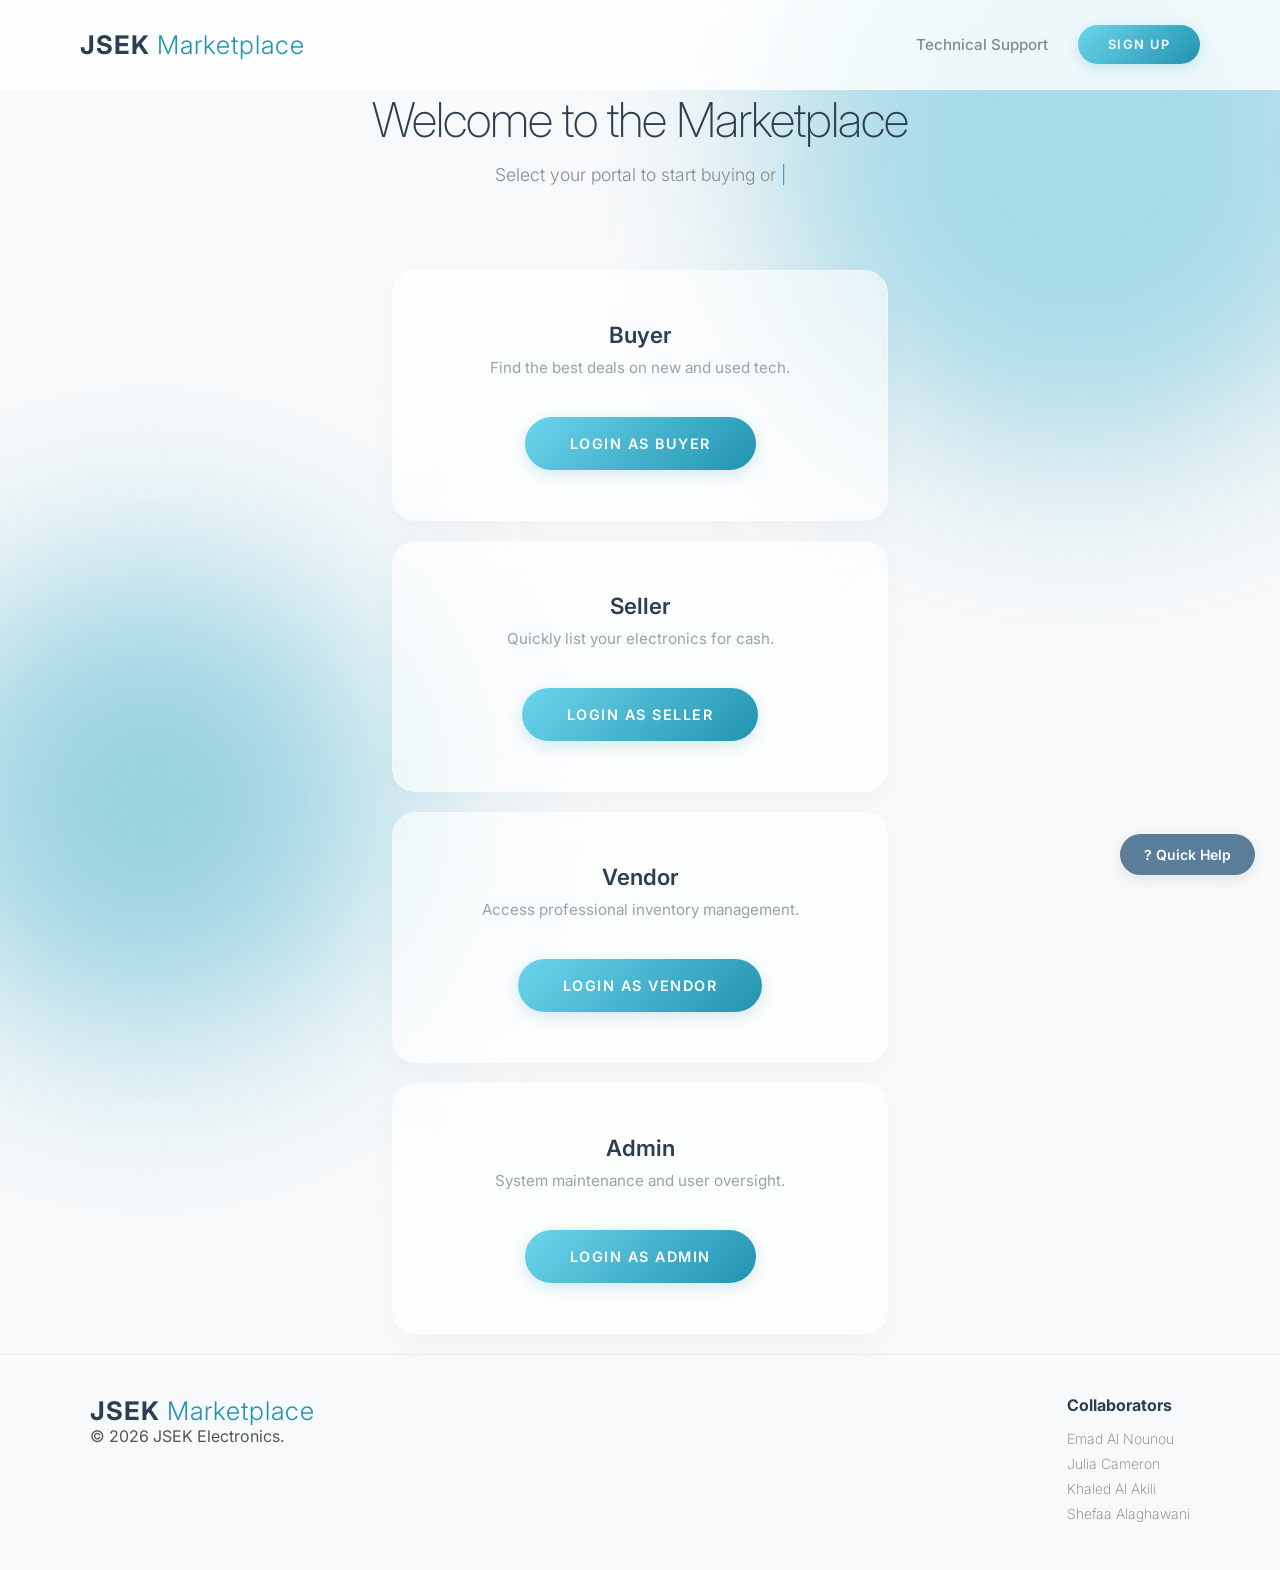
<file: index.html>
<!DOCTYPE html>
<html lang="en">

<head>
    <meta charset="UTF-8">
    <meta name="viewport" content="width=device-width, initial-scale=1.0">
    <title>JSEK Marketplace | Home</title>
    <link rel="stylesheet" href="style.css">
    <link href="https://fonts.googleapis.com/css2?family=Inter:wght@200;400;600&display=swap" rel="stylesheet">
</head>

<body>
    <div class="blob blob-1"></div>
    <div class="blob blob-2"></div>

    <header class="navbar">
        <div class="logo">
            JSEK <span class="logo-accent">Marketplace</span>
        </div>
        <div class="nav-links">
            <a href="support.html" class="text-link">Technical Support</a>
            <a href="signup.html" class="btn-signup"
                style="text-decoration: none; display: inline-block; text-align: center;">Sign Up</a>
        </div>
    </header>

    <main class="container">
        <section class="hero">
            <h1>Welcome to the Marketplace</h1>
            <p id="typing-text"></p>
        </section>

        <div class="portal-grid">
            <div class="role-card">
                <h3>Buyer</h3>
                <p>Find the best deals on new and used tech.</p>
                <a href="login.html?role=buyer" class="btn-glow" style="text-decoration: none;">Login as Buyer</a>
            </div>

            <div class="role-card">
                <h3>Seller</h3>
                <p>Quickly list your electronics for cash.</p>
                <a href="login.html?role=seller" class="btn-glow" style="text-decoration: none;">Login as Seller</a>
            </div>

            <div class="role-card">
                <h3>Vendor</h3>
                <p>Access professional inventory management.</p>
                <a href="login.html?role=vendor" class="btn-glow" style="text-decoration: none;">Login as Vendor</a>
            </div>

            <div class="role-card">
                <h3>Admin</h3>
                <p>System maintenance and user oversight.</p>
                <a href="login.html?role=admin" class="btn-glow" style="text-decoration: none;">Login as Admin</a>
            </div>
        </div>
    </main>
    <script>
        const message = "Select your portal to start buying or selling electronics";
        let index = 0;
        const typingElement = document.getElementById("typing-text");

        function typeWriter() {
            if (index < message.length) {
                typingElement.textContent += message.charAt(index);
                index++;
                setTimeout(typeWriter, 40); // 40ms is a smooth "high-tech" speed
            }
        }

        document.addEventListener('mousemove', (e) => {
            const x = (window.innerWidth / 2 - e.pageX) / 10;
            const y = (window.innerHeight / 2 - e.pageY) / 10;
            document.documentElement.style.setProperty('--mouse-x', x + 'px');
            document.documentElement.style.setProperty('--mouse-y', y + 'px');
        });

        window.addEventListener('load', typeWriter);
    </script>
    <a href="support.html" class="quick-help-trigger">? Quick Help</a>
    <footer class="main-footer">
        <div class="footer-content">
            <div class="footer-section">
                <div class="logo">JSEK <span class="logo-accent">Marketplace</span></div>
                <p>&copy; 2026 JSEK Electronics.</p>
            </div>

            <div class="footer-section">
                <h4>Collaborators</h4>
                <ul class="collaborators">
                    <li>Emad Al Nounou</li>
                    <li>Julia Cameron</li>
                    <li>Khaled Al Akili</li>
                    <li>Shefaa Alaghawani</li>
                </ul>
            </div>
        </div>
    </footer>
</body>

</html>
</file>
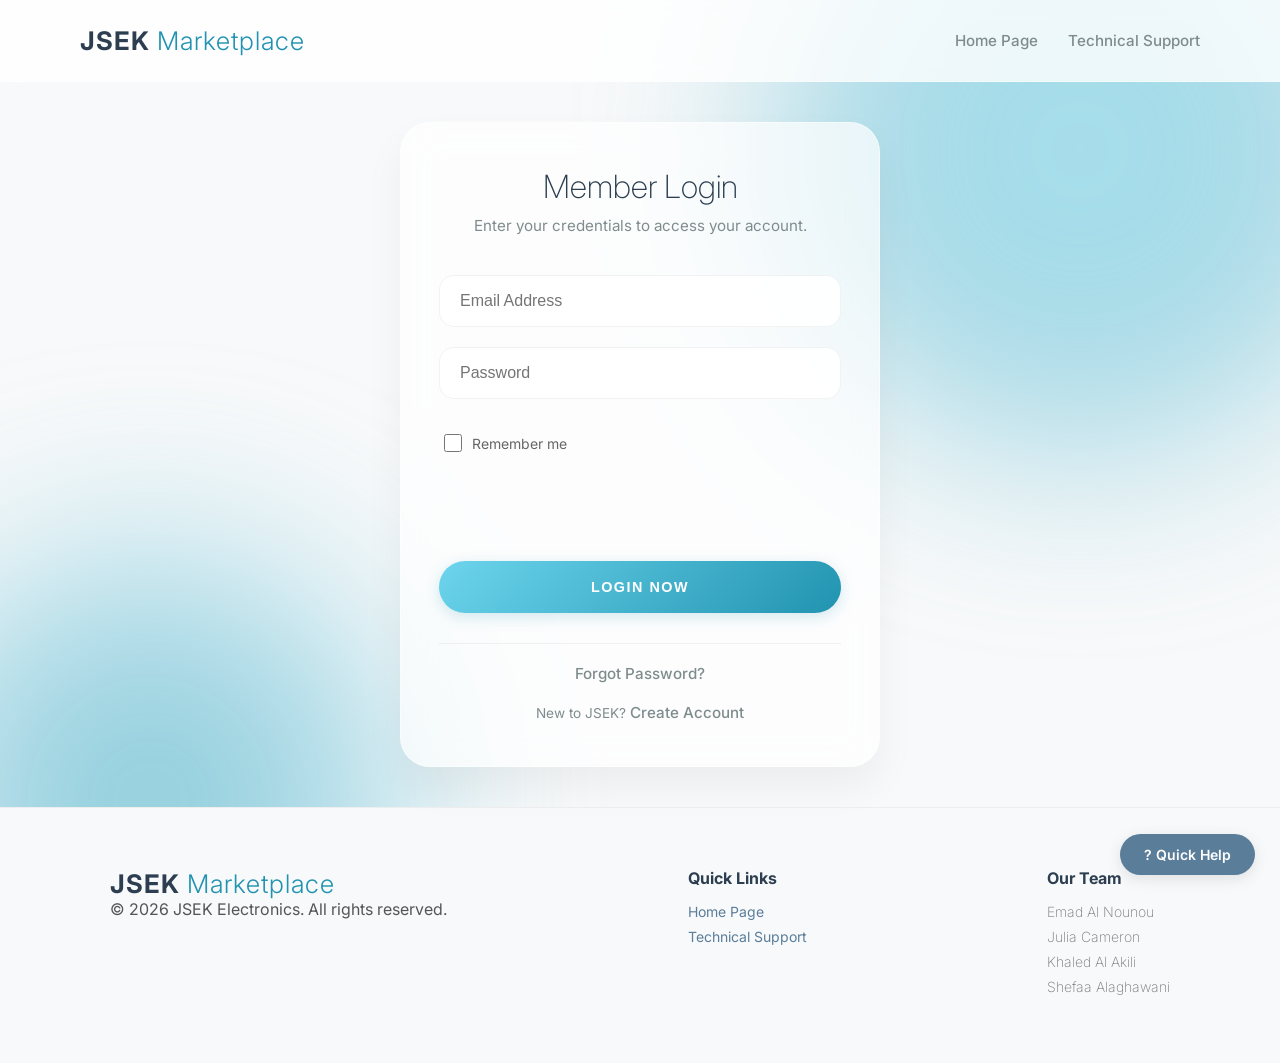
<file: admin_dashboard.html>
<!DOCTYPE html>
<html lang="en">

<head>
    <meta charset="UTF-8">
    <meta name="viewport" content="width=device-width, initial-scale=1.0">
    <title>Admin Dashboard | JSEK Marketplace</title>
    <link rel="stylesheet" href="style.css">
    <link href="https://fonts.googleapis.com/css2?family=Inter:wght@200;400;600&display=swap" rel="stylesheet">
    <style>
        body {
            font-family: 'Inter', sans-serif;
            background-color: #fcfcfc;
            display: flex;
            flex-direction: column;
            min-height: 100vh;
            margin: 0;
            color: #333;
        }

        /* Filter Controls matching Inventory page */
        .filter-controls {
            display: flex;
            align-items: center;
            justify-content: center;
            margin-bottom: 30px;
        }

        .filter-group {
            display: flex;
            gap: 8px;
            background: #eee;
            padding: 6px;
            border-radius: 50px;
        }

        .filter-btn {
            border: none;
            padding: 10px 24px;
            border-radius: 40px;
            cursor: pointer;
            font-family: 'Inter', sans-serif;
            font-weight: 400;
            font-size: 14px;
            background: transparent;
            color: #555;
            transition: all 0.3s ease;
        }

        .filter-btn:hover {
            background-color: rgba(255, 255, 255, 0.8);
            color: #000;
        }

        .filter-btn.selected {
            background-color: #000;
            color: white;
            font-weight: 600;
            box-shadow: 0 4px 12px rgba(0, 0, 0, 0.15);
        }

        /* Layout elements */
        .admin-grid {
            display: grid;
            grid-template-columns: repeat(auto-fit, minmax(300px, 1fr));
            gap: 25px;
            margin-bottom: 30px;
        }

        .stat-card,
        .flag-card {
            background: white;
            padding: 25px;
            border-radius: 12px;
            box-shadow: 0 4px 20px rgba(0, 0, 0, 0.05);
            text-align: left;
        }

        .stat-number {
            font-size: 32px;
            font-weight: 600;
            color: #000;
            margin: 10px 0;
        }

        .flag-item {
            display: flex;
            align-items: center;
            gap: 12px;
            padding: 12px;
            background: #fff5f5;
            border-left: 4px solid #fa5252;
            margin-bottom: 10px;
            border-radius: 6px;
            font-size: 14px;
            color: #fa5252;
        }

        .status-pill {
            padding: 5px 12px;
            border-radius: 20px;
            font-size: 11px;
            font-weight: 600;
            text-transform: uppercase;
        }

        .status-online {
            background: #e6fcf5;
            color: #0ca678;
        }

        .btn-inspect {
            padding: 6px 15px;
            border-radius: 6px;
            border: 1px solid #ddd;
            background: white;
            cursor: pointer;
            transition: 0.2s;
        }

        .btn-inspect:hover {
            background: #f8f9fa;
            border-color: #bbb;
        }
    </style>
</head>

<body>
    <div class="blob blob-1"></div>
    <div class="blob blob-2"></div>

    <header class="navbar">
        <div class="logo">JSEK <span class="logo-accent">Marketplace</span></div>
        <div class="nav-links">
            <a href="index.html" class="text-link" style="margin-left: 20px;">Home Page</a>
            <a href="support.html" class="text-link" style="margin-left: 20px;">Technical Support</a>
            <span id="adminGreeting" style="margin-left: 20px; font-weight: 600; font-size: 14px; color: #666;"></span>
            <a href="#" onclick="logout()" class="btn-signup" style="margin-left: 20px; cursor: pointer;">Log Out</a>
        </div>
    </header>

    <main
        style="max-width: 1100px; margin: 0 auto; padding: 40px 20px; text-align: center; flex: 1; width: 100%; box-sizing: border-box;">

        <section class="inventory-header">
            <h1 style="font-size: 36px; margin-bottom: 10px; color: #000;">Admin Dashboard</h1>
            <p style="font-size: 18px; color: #666; margin-bottom: 30px;">System Oversight & User Account Management</p>
        </section>

        <div class="admin-grid">
            <div class="stat-card">
                <h3 style="font-size: 16px; color: #888; margin: 0;">Total Accounts</h3>
                <div class="stat-number" id="userCount">0</div>
                <p style="font-size: 13px; color: #aaa;">Registered across the platform</p>
            </div>

            <div class="flag-card">
                <h3 style="font-size: 16px; color: #888; margin-bottom: 15px;">Security Red Flags</h3>
                <div id="flagList">
                    <div class="flag-item">
                        <span style="font-weight: 600;">CRITICAL:</span> <span>Server Latency in Shopping Cart
                            API</span>
                    </div>
                    <div class="flag-item" style="background: #fff9db; border-color: #f08c00; color: #f08c00;">
                        <span style="font-weight: 600;">NEW:</span> <span>Pending approval for Seller ID
                            verification</span>
                    </div>
                </div>
            </div>
        </div>

        <div class="filter-controls">
            <div class="filter-group">
                <button class="filter-btn selected" id="btn-all" onclick="filterUsers('all')">All Accounts</button>
                <button class="filter-btn" id="btn-admin" onclick="filterUsers('admin')">Admins</button>
                <button class="filter-btn" id="btn-buyer" onclick="filterUsers('buyer')">Buyers</button>
                <button class="filter-btn" id="btn-seller" onclick="filterUsers('seller')">Sellers</button>
                <button class="filter-btn" id="btn-vendor" onclick="filterUsers('vendor')">Vendors</button>
            </div>
        </div>

        <table
            style="margin: 0 auto; width: 100%; border-collapse: collapse; background: white; border-radius: 8px; overflow: hidden; box-shadow: 0 4px 20px rgba(0,0,0,0.05);">
            <thead>
                <tr style="background-color: #f8f9fa; border-bottom: 2px solid #eee;">
                    <th style="padding: 15px; text-align: center;">Full Name</th>
                    <th style="padding: 15px; text-align: center;">Email</th>
                    <th style="padding: 15px; text-align: center;">Role</th>
                    <th style="padding: 15px; text-align: center;">Status</th>
                    <th style="padding: 15px; text-align: center;">Actions</th>
                </tr>
            </thead>
            <tbody id="userTableBody" style="color: #444;">
            </tbody>
        </table>
    </main>

    <footer class="main-footer" style="width: 100%; margin-top: auto;">
        <div class="footer-content" style="max-width: 1100px; margin: 0 auto; padding: 20px;">
            <div class="footer-section">
                <div class="logo">JSEK <span class="logo-accent">Marketplace</span></div>
                <p>&copy; 2026 JSEK Electronics. All rights reserved.</p>
            </div>
            <div class="footer-section">
                <h4>Quick Links</h4>
                <ul>
                    <li><a href="index.html">Home Page</a></li>
                    <li><a href="support.html">Technical Support</a></li>
                </ul>
            </div>
            <div class="footer-section">
                <h4>Our Team</h4>
                <ul class="collaborators">
                    <li>Emad Al Nounou</li>
                    <li>Julia Cameron</li>
                    <li>Khaled Al Akili</li>
                    <li>Shefaa Alaghawani</li>
                </ul>
            </div>
        </div>
    </footer>

    <script>
        // Magnetic background logic
        document.addEventListener('mousemove', (e) => {
            const x = (window.innerWidth / 2 - e.pageX) / 10;
            const y = (window.innerHeight / 2 - e.pageY) / 10;
            document.documentElement.style.setProperty('--mouse-x', x + 'px');
            document.documentElement.style.setProperty('--mouse-y', y + 'px');
        });

        // Authentication & Data Loading
        const currentUser = JSON.parse(localStorage.getItem('currentUser'));
        const isLoggedIn = localStorage.getItem('isLoggedIn');

        if (isLoggedIn !== 'true' || !currentUser || currentUser.role.toLowerCase() !== 'admin') {
            window.location.assign("login.html");
        } else {
            document.getElementById('adminGreeting').textContent = `Admin: ${currentUser.fullName}`;
            loadUsers();
        }

        function loadUsers() {
            const users = JSON.parse(localStorage.getItem('jsek_users')) || [];
            document.getElementById('userCount').textContent = users.length;
            const tableBody = document.getElementById('userTableBody');
            tableBody.innerHTML = "";

            const escapeHtml = (value) => String(value || '').replace(/[&<>'"]/g, (character) => ({
                '&': '&amp;', '<': '&lt;', '>': '&gt;', "'": '&#39;', '"': '&quot;'
            }[character]));

            users.forEach(user => {
                const fullName = escapeHtml(user.fullName || 'User');
                const email = escapeHtml(user.email);
                const role = escapeHtml(user.role);
                tableBody.innerHTML += `
                    <tr style="border-bottom: 1px solid #eee;" data-role="${role.toLowerCase()}">
                        <td style="padding: 15px; text-align: center;"><strong>${fullName}</strong></td>
                        <td style="padding: 15px; text-align: center;">${email}</td>
                        <td style="padding: 15px; text-align: center;">
                            <span style="font-size: 11px; font-weight: 600; text-transform: uppercase; color: #666;">${role}</span>
                        </td>
                        <td style="padding: 15px; text-align: center;">
                            <span class="status-pill status-online">Online</span>
                        </td>
                        <td style="padding: 15px; text-align: center;">
                            <button class="btn-inspect" type="button" onclick="alert('Viewing user account')">Inspect</button>
                        </td>
                    </tr>`;
            });
        }

        // Filter Functionality
        function filterUsers(role) {
            const rows = document.querySelectorAll("#userTableBody tr");
            const buttons = document.querySelectorAll(".filter-btn");

            buttons.forEach(btn => {
                btn.classList.remove('selected');
                if (btn.id === `btn-${role}`) btn.classList.add('selected');
            });

            rows.forEach(row => {
                const userRole = row.getAttribute('data-role');
                if (role === 'all' || userRole === role) {
                    row.style.display = "";
                } else {
                    row.style.display = "none";
                }
            });
        }

        function logout() {
            localStorage.setItem('isLoggedIn', 'false');
            localStorage.removeItem('currentUser');
            window.location.assign("login.html");
        }
    </script>
</body>

</html>
</file>
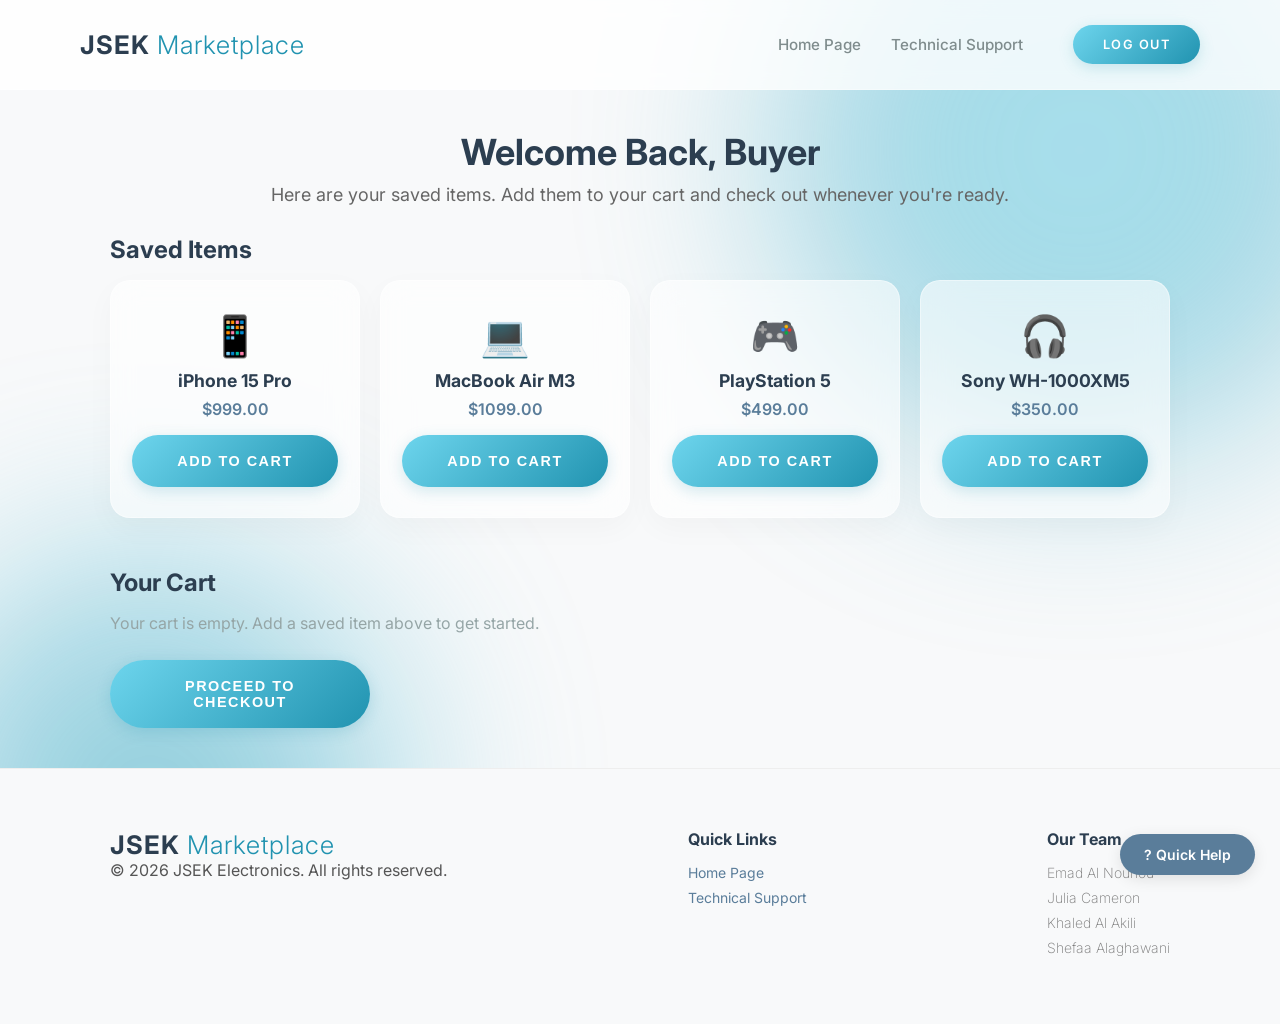
<file: buyer_dashboard.html>
<!DOCTYPE html>
<html lang="en">

<head>
    <meta charset="UTF-8">
    <meta name="viewport" content="width=device-width, initial-scale=1.0">
    <title>Buyer Dashboard | JSEK Marketplace</title>
    <link rel="stylesheet" href="style.css">
    <link href="https://fonts.googleapis.com/css2?family=Inter:wght@200;400;600&display=swap" rel="stylesheet">
</head>

<body style="display: flex; flex-direction: column; min-height: 100vh; margin: 0;">
    <div class="blob blob-1"></div>
    <div class="blob blob-2"></div>

    <header class="navbar">
        <div class="logo">
            JSEK <span class="logo-accent">Marketplace</span>
        </div>
        <div class="nav-links">
            <a href="index.html" class="text-link" style="margin-left: 20px;">Home Page</a>
            <a href="support.html" class="text-link">Technical Support</a>
            <a href="login.html" class="btn-signup"
                style="text-decoration: none; display: inline-block; text-align: center; margin-left: 20px;">Log Out</a>
        </div>
    </header>

    <main style="max-width: 1100px; margin: 0 auto; padding: 40px 20px; flex: 1; width: 100%; box-sizing: border-box;">

        <section style="text-align: center;">
            <h1 style="font-size: 36px; margin-bottom: 10px;">Welcome Back, Buyer</h1>
            <p style="font-size: 18px; color: #666; margin-bottom: 30px;">Here are your saved items. Add them to your
                cart and check out whenever you're ready.</p>
        </section>

        <section>
            <h2 style="margin-bottom: 16px;">Saved Items</h2>
            <div class="product-grid" id="saved-items-grid"></div>
        </section>

        <section style="margin-top: 50px;">
            <h2 style="margin-bottom: 16px;">Your Cart</h2>
            <table class="inventory-table" id="cart-table">
                <thead>
                    <tr>
                        <th>Item</th>
                        <th>Price</th>
                        <th>Quantity</th>
                        <th>Subtotal</th>
                        <th>Remove</th>
                    </tr>
                </thead>
                <tbody id="cart-body"></tbody>
            </table>
            <p id="empty-cart-message" style="color: #95a5a6; margin-top: 16px;">Your cart is empty. Add a saved item
                above to get started.</p>

            <div class="cart-total-row" id="cart-total-row" hidden>
                <span>Cart subtotal</span>
                <strong id="cart-subtotal">$0.00</strong>
            </div>

            <p id="checkout-message" class="form-error" role="alert" aria-live="polite"></p>
            <button type="button" id="checkout-btn" class="btn-glow" style="max-width: 260px; margin-top: 10px;">
                Proceed to Checkout
            </button>
        </section>
    </main>

    <a href="support.html" class="quick-help-trigger">? Quick Help</a>

    <footer class="main-footer" style="width: 100%; margin-top: auto;">
        <div class="footer-content" style="max-width: 1100px; margin: 0 auto; padding: 20px;">
            <div class="footer-section">
                <div class="logo">JSEK <span class="logo-accent">Marketplace</span></div>
                <p>&copy; 2026 JSEK Electronics. All rights reserved.</p>
            </div>
            <div class="footer-section">
                <h4>Quick Links</h4>
                <ul>
                    <li><a href="index.html">Home Page</a></li>
                    <li><a href="support.html">Technical Support</a></li>
                </ul>
            </div>
            <div class="footer-section">
                <h4>Our Team</h4>
                <ul class="collaborators">
                    <li>Emad Al Nounou</li>
                    <li>Julia Cameron</li>
                    <li>Khaled Al Akili</li>
                    <li>Shefaa Alaghawani</li>
                </ul>
            </div>
        </div>
    </footer>

    <script>
        document.addEventListener('mousemove', (e) => {
            const x = (window.innerWidth / 2 - e.pageX) / 10;
            const y = (window.innerHeight / 2 - e.pageY) / 10;
            document.documentElement.style.setProperty('--mouse-x', x + 'px');
            document.documentElement.style.setProperty('--mouse-y', y + 'px');
        });

        const SAVED_ITEMS = [
            { id: 'iphone15pro', name: 'iPhone 15 Pro', price: 999, emoji: '📱' },
            { id: 'macbookairm3', name: 'MacBook Air M3', price: 1099, emoji: '💻' },
            { id: 'ps5', name: 'PlayStation 5', price: 499, emoji: '🎮' },
            { id: 'sonywh1000xm5', name: 'Sony WH-1000XM5', price: 350, emoji: '🎧' }
        ];

        const savedItemsGrid = document.getElementById('saved-items-grid');
        const cartBody = document.getElementById('cart-body');
        const cartTable = document.getElementById('cart-table');
        const emptyCartMessage = document.getElementById('empty-cart-message');
        const cartTotalRow = document.getElementById('cart-total-row');
        const cartSubtotalEl = document.getElementById('cart-subtotal');
        const checkoutBtn = document.getElementById('checkout-btn');
        const checkoutMessage = document.getElementById('checkout-message');

        function loadCart() {
            return JSON.parse(localStorage.getItem('jsekCart')) || [];
        }

        function saveCart(cart) {
            localStorage.setItem('jsekCart', JSON.stringify(cart));
        }

        function renderSavedItems() {
            savedItemsGrid.innerHTML = SAVED_ITEMS.map((item) => `
                <div class="product-card">
                    <div class="product-emoji">${item.emoji}</div>
                    <h3>${item.name}</h3>
                    <p class="product-price">$${item.price.toFixed(2)}</p>
                    <button type="button" class="btn-glow" data-add="${item.id}">Add to Cart</button>
                </div>
            `).join('');
        }

        function renderCart() {
            const cart = loadCart();
            const hasItems = cart.length > 0;
            cartTable.hidden = !hasItems;
            emptyCartMessage.hidden = hasItems;
            cartTotalRow.hidden = !hasItems;
            checkoutBtn.disabled = !hasItems;

            cartBody.innerHTML = cart.map((item) => `
                <tr>
                    <td>${item.name}</td>
                    <td>$${item.price.toFixed(2)}</td>
                    <td>
                        <button type="button" class="btn-edit" data-decrease="${item.id}">-</button>
                        <span style="margin: 0 8px;">${item.qty}</span>
                        <button type="button" class="btn-edit" data-increase="${item.id}">+</button>
                    </td>
                    <td>$${(item.price * item.qty).toFixed(2)}</td>
                    <td><button type="button" class="btn-edit" data-remove="${item.id}">Remove</button></td>
                </tr>
            `).join('');

            const subtotal = cart.reduce((sum, item) => sum + item.price * item.qty, 0);
            cartSubtotalEl.textContent = `$${subtotal.toFixed(2)}`;
        }

        savedItemsGrid.addEventListener('click', (event) => {
            const id = event.target.dataset.add;
            if (!id) return;
            const item = SAVED_ITEMS.find((saved) => saved.id === id);
            const cart = loadCart();
            const existing = cart.find((entry) => entry.id === id);
            if (existing) {
                existing.qty += 1;
            } else {
                cart.push({ id: item.id, name: item.name, price: item.price, qty: 1 });
            }
            saveCart(cart);
            checkoutMessage.textContent = '';
            renderCart();
        });

        cartBody.addEventListener('click', (event) => {
            const { increase, decrease, remove } = event.target.dataset;
            let cart = loadCart();

            if (increase) {
                const entry = cart.find((item) => item.id === increase);
                if (entry) entry.qty += 1;
            } else if (decrease) {
                const entry = cart.find((item) => item.id === decrease);
                if (entry) {
                    entry.qty -= 1;
                    if (entry.qty <= 0) cart = cart.filter((item) => item.id !== decrease);
                }
            } else if (remove) {
                cart = cart.filter((item) => item.id !== remove);
            } else {
                return;
            }

            saveCart(cart);
            renderCart();
        });

        checkoutBtn.addEventListener('click', () => {
            const cart = loadCart();
            if (cart.length === 0) {
                checkoutMessage.textContent = 'Add at least one item to your cart before checking out.';
                return;
            }
            window.location.assign('checkout.html');
        });

        renderSavedItems();
        renderCart();
    </script>
</body>

</html>
</file>
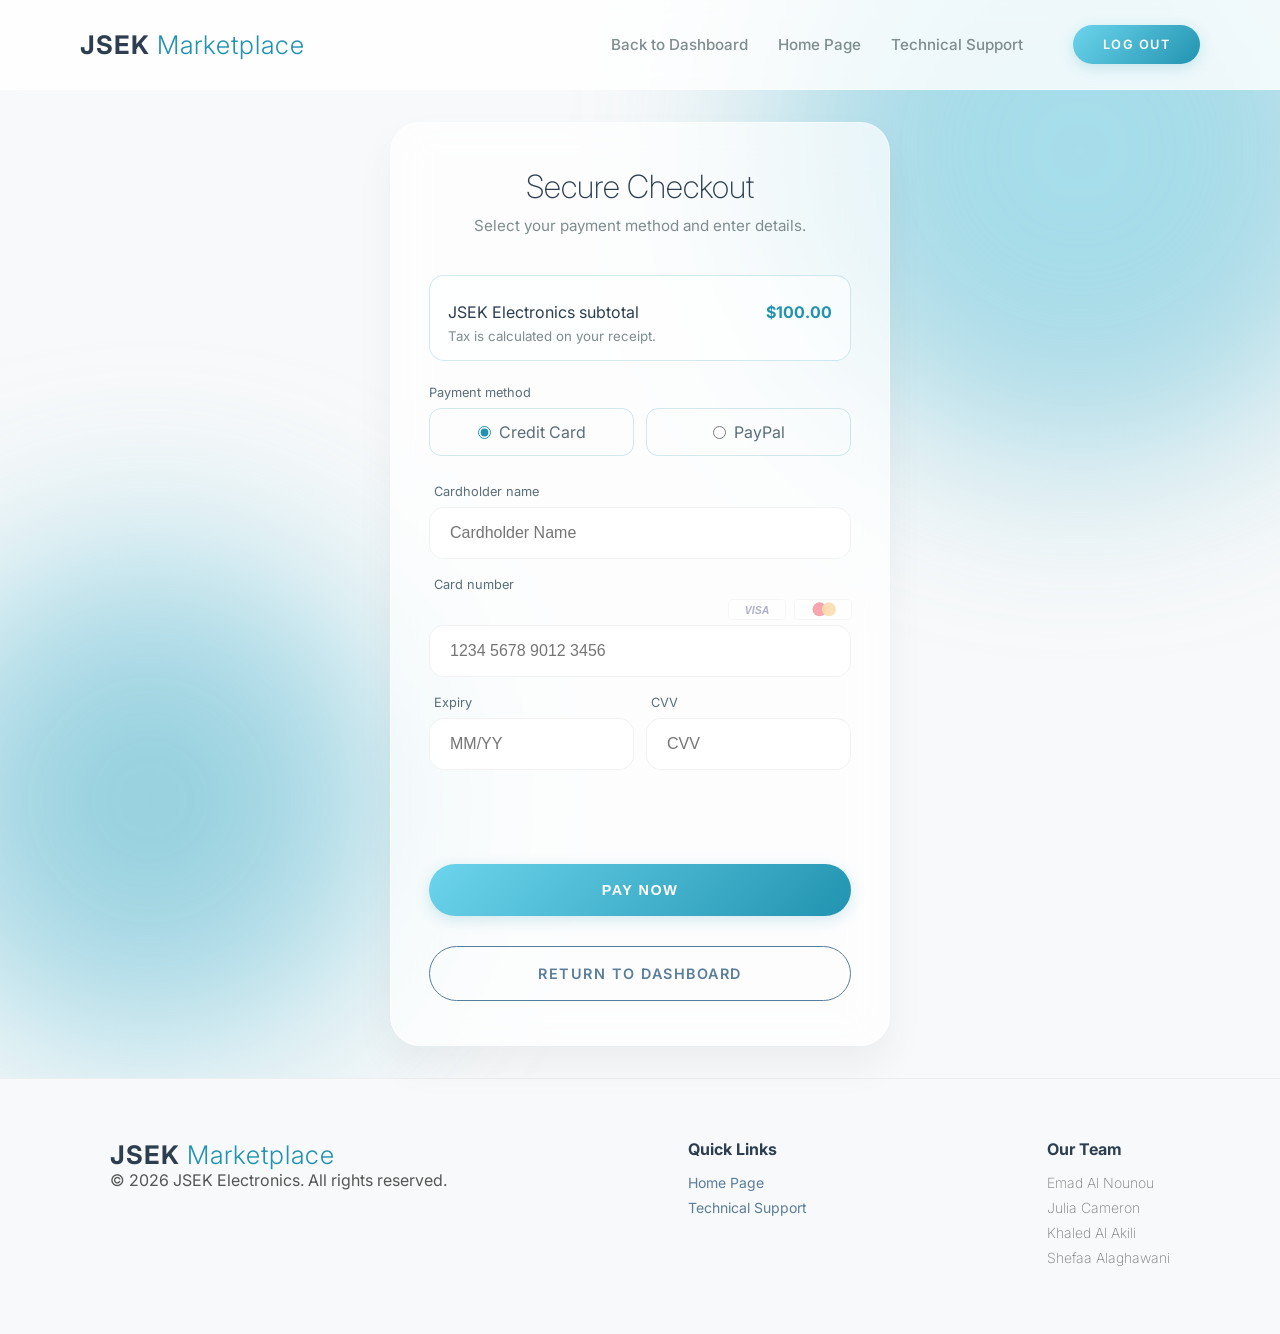
<file: checkout.html>
<!DOCTYPE html>
<html lang="en">

<head>
    <meta charset="UTF-8">
    <meta name="viewport" content="width=device-width, initial-scale=1.0">
    <title>Secure Checkout | JSEK Marketplace</title>
    <link rel="stylesheet" href="style.css">
    <link href="https://fonts.googleapis.com/css2?family=Inter:wght@200;400;600&display=swap" rel="stylesheet">
</head>

<body>
    <div class="blob blob-1"></div>
    <div class="blob blob-2"></div>

    <header class="navbar">
        <div class="logo">
            JSEK <span class="logo-accent">Marketplace</span>
        </div>
        <div class="nav-links">
            <a href="buyer_dashboard.html" class="text-link">Back to Dashboard</a>
            <a href="index.html" class="text-link">Home Page</a>
            <a href="support.html" class="text-link">Technical Support</a>
            <a href="login.html" class="btn-signup"
                style="text-decoration: none; display: inline-block; text-align: center; margin-left: 20px;">Log Out</a>
        </div>
    </header>

    <main class="auth-container checkout-page">
        <div class="auth-card checkout-card">

            <div id="checkout-content">
                <h2>Secure Checkout</h2>
                <p id="checkout-description">Select your payment method and enter details.</p>

                <div class="checkout-summary" aria-label="Order summary">
                    <ul id="order-items" class="order-items"></ul>
                    <div><span>JSEK Electronics subtotal</span><strong id="order-total">$100.00</strong></div>
                    <small id="order-status">Tax is calculated on your receipt.</small>
                </div>

                <form id="payment-form" class="auth-form" novalidate>
                    <fieldset class="payment-methods">
                        <legend>Payment method</legend>
                        <label class="payment-option">
                            <input type="radio" name="payment" value="card" checked>
                            <span>Credit Card</span>
                        </label>
                        <label class="payment-option">
                            <input type="radio" name="payment" value="paypal">
                            <span>PayPal</span>
                        </label>
                    </fieldset>

                    <div id="card-fields">
                        <div class="input-group">
                            <label for="cardholder-name">Cardholder name</label>
                            <input id="cardholder-name" name="cardholderName" type="text" autocomplete="cc-name"
                                placeholder="Cardholder Name" required>
                        </div>
                        <div class="input-group">
                            <label for="card-number">Card number</label>
                            <div class="card-logos" id="card-logos" aria-live="polite">
                                <svg id="visa-logo" class="card-logo" viewBox="0 0 48 16"
                                    xmlns="http://www.w3.org/2000/svg" aria-label="Visa">
                                    <rect width="48" height="16" rx="2" fill="#fff" />
                                    <text x="24" y="12" text-anchor="middle" font-family="Arial, sans-serif"
                                        font-weight="700" font-style="italic" font-size="9" fill="#1a1f71">VISA</text>
                                </svg>
                                <svg id="mastercard-logo" class="card-logo" viewBox="0 0 48 16"
                                    xmlns="http://www.w3.org/2000/svg" aria-label="Mastercard">
                                    <rect width="48" height="16" rx="2" fill="#fff" />
                                    <circle cx="21" cy="8" r="6" fill="#eb001b" />
                                    <circle cx="29" cy="8" r="6" fill="#f79e1b" fill-opacity="0.9" />
                                </svg>
                            </div>
                            <div class="card-number-wrap">
                                <input id="card-number" name="cardNumber" type="text" inputmode="numeric"
                                    autocomplete="cc-number" placeholder="1234 5678 9012 3456" minlength="19"
                                    maxlength="19" required>
                            </div>
                        </div>
                        <div class="checkout-fields-row">
                            <div class="input-group">
                                <label for="expiry">Expiry</label>
                                <input id="expiry" name="expiry" type="text" inputmode="numeric" autocomplete="cc-exp"
                                    placeholder="MM/YY" maxlength="5" required>
                            </div>
                            <div class="input-group">
                                <label for="cvv">CVV</label>
                                <input id="cvv" name="cvv" type="text" inputmode="numeric" autocomplete="cc-csc"
                                    placeholder="CVV" maxlength="4" minlength="3" required>
                            </div>
                        </div>
                    </div>
                    <div id="paypal-fields" class="paypal-fields" hidden>
                        <p>You will be redirected to PayPal to complete your payment securely.</p>
                    </div>

                    <p id="form-error" class="form-error" role="alert" aria-live="polite"></p>
                    <button type="submit" class="btn-glow" id="pay-button">Pay Now</button>
                    <a href="buyer_dashboard.html" class="btn-glow"
                        style="display: inline-block; text-decoration: none; margin-top: 10px; background: transparent; border: 1px solid #5a7d9a; color: #5a7d9a; box-shadow: none;">Return
                        to Dashboard</a>
                </form>
            </div>

            <div id="payment-success" style="display: none; text-align: center; padding: 20px 0;">
                <div class="success-icon" style="margin: 0 auto 20px;">✓</div>
                <h2>Payment Received!</h2>
                <p>Thank you, your payment was received successfully.</p>
                <a href="receipt.html" class="btn-glow receipt-link">View Receipt</a>
                <a href="buyer_dashboard.html" class="btn-glow"
                    style="display: inline-block; text-decoration: none; margin-top: 12px; width: auto; padding: 12px 30px;">Return
                    to Dashboard</a>
                <a href="index.html" class="btn-glow"
                    style="display: inline-block; text-decoration: none; margin-top: 12px; width: auto; padding: 12px 30px;">Return
                    Home</a>
            </div>
        </div>
    </main>

    <footer class="main-footer">
        <div class="footer-content" style="max-width: 1100px; margin: 0 auto; padding: 20px;">
            <div class="footer-section">
                <div class="logo">JSEK <span class="logo-accent">Marketplace</span></div>
                <p>&copy; 2026 JSEK Electronics. All rights reserved.</p>
            </div>
            <div class="footer-section">
                <h4>Quick Links</h4>
                <ul>
                    <li><a href="index.html">Home Page</a></li>
                    <li><a href="support.html">Technical Support</a></li>
                </ul>
            </div>
            <div class="footer-section">
                <h4>Our Team</h4>
                <ul class="collaborators">
                    <li>Emad Al Nounou</li>
                    <li>Julia Cameron</li>
                    <li>Khaled Al Akili</li>
                    <li>Shefaa Alaghawani</li>
                </ul>
            </div>
        </div>
    </footer>

    <script>
        document.addEventListener('mousemove', (e) => {
            const x = (window.innerWidth / 2 - e.pageX) / 10;
            const y = (window.innerHeight / 2 - e.pageY) / 10;
            document.documentElement.style.setProperty('--mouse-x', x + 'px');
            document.documentElement.style.setProperty('--mouse-y', y + 'px');
        });

        const form = document.getElementById('payment-form');
        const cardFields = document.getElementById('card-fields');
        const paypalFields = document.getElementById('paypal-fields');
        const payButton = document.getElementById('pay-button');
        const formError = document.getElementById('form-error');
        const cardNumber = document.getElementById('card-number');
        const visaLogo = document.getElementById('visa-logo');
        const mastercardLogo = document.getElementById('mastercard-logo');
        const expiry = document.getElementById('expiry');
        const cvv = document.getElementById('cvv');

        // Cart is populated from buyer_dashboard.html; falls back to a flat demo subtotal if empty
        const cart = JSON.parse(localStorage.getItem('jsekCart')) || [];
        const cartSubtotal = cart.reduce((sum, item) => sum + item.price * item.qty, 0);
        const subtotalAmount = cart.length > 0 ? cartSubtotal : 100;

        const orderItemsList = document.getElementById('order-items');
        const orderTotalEl = document.getElementById('order-total');
        orderItemsList.innerHTML = cart.map((item) =>
            `<li><span>${item.name} &times; ${item.qty}</span><span>$${(item.price * item.qty).toFixed(2)}</span></li>`
        ).join('');
        orderTotalEl.textContent = `$${subtotalAmount.toFixed(2)}`;

        // Test-only decline scenarios (fake numbers, no real payment data)
        const DECLINED_CARDS = {
            '4000000000009995': 'Your card has insufficient funds. Please try a different card.',
            '4000000000000002': 'Your card was declined by the issuing bank.'
        };

        function selectedPaymentMethod() {
            return form.elements.payment.value;
        }

        function detectCardType(digits) {
            if (/^4/.test(digits)) return 'Visa';
            if (/^(5[1-5]|2(2[2-9]|[3-6]\d|7[01]|720))/.test(digits)) return 'Mastercard';
            return '';
        }

        function luhnCheck(digits) {
            if (!/^\d{13,19}$/.test(digits)) return false;
            let sum = 0;
            let shouldDouble = false;
            for (let i = digits.length - 1; i >= 0; i--) {
                let d = Number(digits[i]);
                if (shouldDouble) {
                    d *= 2;
                    if (d > 9) d -= 9;
                }
                sum += d;
                shouldDouble = !shouldDouble;
            }
            return sum % 10 === 0;
        }

        function updatePaymentMethod() {
            const isCard = selectedPaymentMethod() === 'card';
            cardFields.hidden = !isCard;
            paypalFields.hidden = isCard;
            payButton.textContent = isCard ? 'Pay Now' : 'Continue to PayPal';
            cardFields.querySelectorAll('input').forEach((input) => {
                input.required = isCard;
            });
            formError.textContent = '';
        }

        form.querySelectorAll('input[name="payment"]').forEach((input) => {
            input.addEventListener('change', updatePaymentMethod);
        });

        cardNumber.addEventListener('input', () => {
            const digits = cardNumber.value.replace(/\D/g, '').slice(0, 16);
            cardNumber.value = digits.replace(/(.{4})/g, '$1 ').trim();
            const cardType = detectCardType(digits);
            visaLogo.classList.toggle('active', cardType === 'Visa');
            mastercardLogo.classList.toggle('active', cardType === 'Mastercard');
            visaLogo.classList.toggle('dimmed', !!cardType && cardType !== 'Visa');
            mastercardLogo.classList.toggle('dimmed', !!cardType && cardType !== 'Mastercard');
            cardNumber.classList.remove('input-error');
        });
        expiry.addEventListener('input', () => {
            const digits = expiry.value.replace(/\D/g, '').slice(0, 4);
            expiry.value = digits.length > 2 ? `${digits.slice(0, 2)}/${digits.slice(2)}` : digits;
        });
        cvv.addEventListener('input', () => {
            cvv.value = cvv.value.replace(/\D/g, '').slice(0, 4);
        });

        form.addEventListener('submit', (event) => {
            event.preventDefault();
            formError.textContent = '';
            cardNumber.classList.remove('input-error');

            if (selectedPaymentMethod() === 'card') {
                const expiryParts = expiry.value.split('/');
                const month = Number(expiryParts[0]);
                const year = Number(expiryParts[1]);
                const now = new Date();
                const isExpired = expiryParts.length !== 2 || month < 1 || month > 12 ||
                    year < now.getFullYear() % 100 ||
                    (year === now.getFullYear() % 100 && month <= now.getMonth());

                if (!form.checkValidity()) {
                    formError.textContent = 'Please complete all card details.';
                    form.reportValidity();
                    return;
                }

                const digits = cardNumber.value.replace(/\D/g, '');
                if (!luhnCheck(digits)) {
                    formError.textContent = 'Invalid card number. Please check the digits and try again.';
                    cardNumber.classList.add('input-error');
                    cardNumber.focus();
                    return;
                }
                if (DECLINED_CARDS[digits]) {
                    formError.textContent = DECLINED_CARDS[digits];
                    cardNumber.classList.add('input-error');
                    cardNumber.focus();
                    return;
                }
                if (isExpired) {
                    formError.textContent = 'Enter a valid, future expiry date.';
                    expiry.focus();
                    return;
                }
            }

            const subtotal = subtotalAmount;
            const taxRate = 0.13;
            const tax = Number((subtotal * taxRate).toFixed(2));
            const total = Number((subtotal + tax).toFixed(2));
            localStorage.setItem('jsekReceipt', JSON.stringify({
                orderNumber: `JSEK-${Date.now().toString().slice(-8)}`,
                date: new Date().toISOString(),
                paymentMethod: selectedPaymentMethod(),
                items: cart,
                subtotal,
                taxRate,
                tax,
                total,
                email: JSON.parse(localStorage.getItem('currentUser') || 'null')?.email || ''
            }));
            localStorage.removeItem('jsekCart');

            document.getElementById('checkout-content').hidden = true;
            document.getElementById('payment-success').style.display = 'block';
        });
    </script>
</body>

</html>
</file>
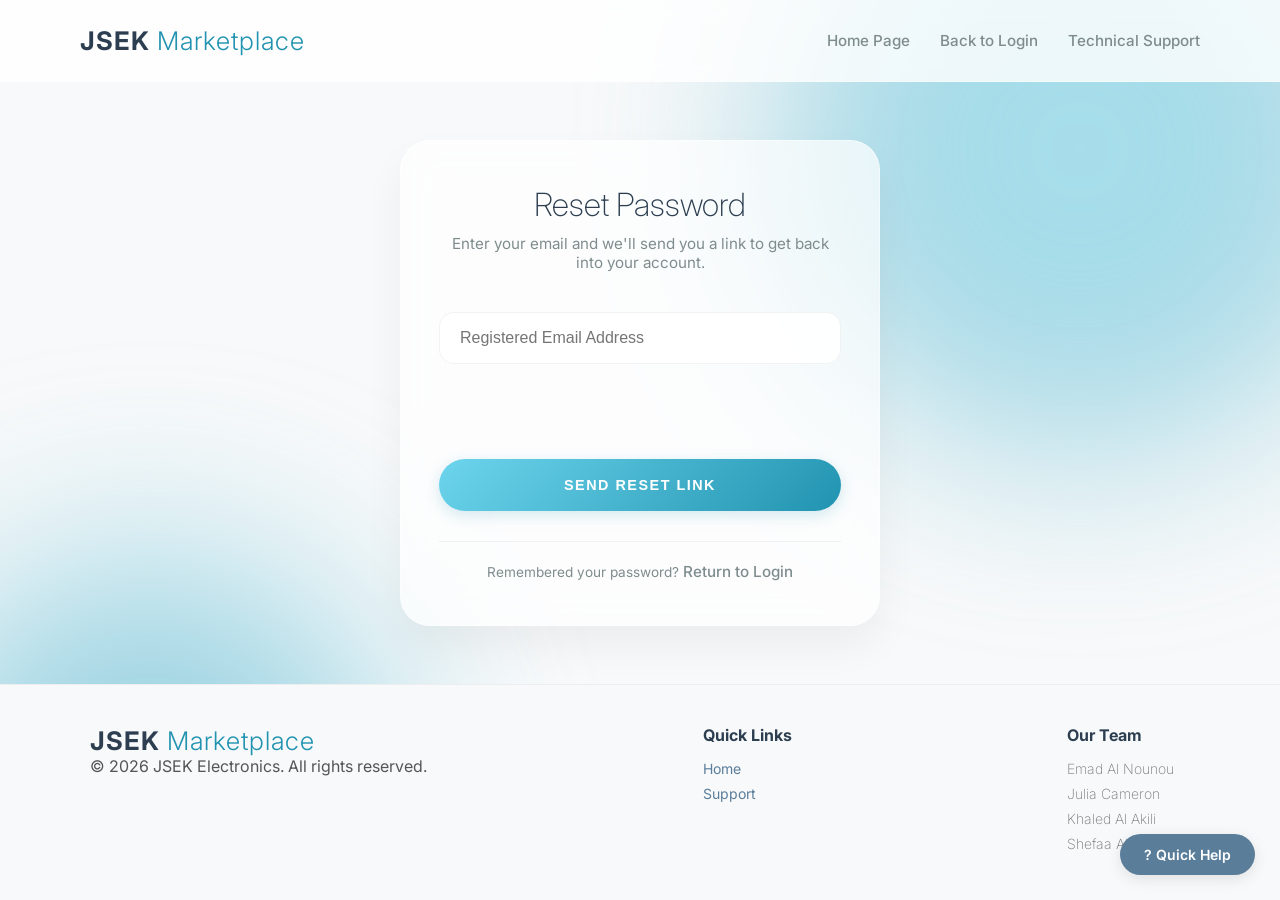
<file: forgot-password.html>
<!DOCTYPE html>
<html lang="en">

<head>
    <meta charset="UTF-8">
    <title>Reset Password | JSEK Marketplace</title>
    <link rel="stylesheet" href="style.css">
    <link href="https://fonts.googleapis.com/css2?family=Inter:wght@200;400;600&display=swap" rel="stylesheet">
    <meta name="viewport" content="width=device-width, initial-scale=1.0">
</head>

<body class="auth-page">
    <div class="blob blob-1"></div>
    <div class="blob blob-2"></div>
    <header class="navbar">
        <div class="logo">JSEK <span class="logo-accent">Marketplace</span></div>
        <div class="nav-links">
            <a href="index.html" class="text-link">Home Page</a>
            <a href="login.html" class="text-link">Back to Login</a>
            <a href="support.html" class="text-link">Technical Support</a>
        </div>
    </header>

    <main class="auth-container">
        <div class="auth-card">
            <h2>Reset Password</h2>
            <p>Enter your email and we'll send you a link to get back into your account.</p>

            <form id="reset-form" class="auth-form" novalidate>
                <div class="input-group">
                    <input type="email" placeholder="Registered Email Address" required>
                </div>
                <p id="reset-message" class="form-error" role="status" aria-live="polite"></p>
                <button type="submit" class="btn-glow">Send Reset Link</button>
            </form>

            <div class="auth-footer">
                <p>Remembered your password? <a href="login.html" class="text-link">Return to Login</a></p>
            </div>
        </div>
    </main>
    <a href="support.html" class="quick-help-trigger">? Quick Help</a>
    <footer class="main-footer">
        <div class="footer-content">
            <div class="footer-section">
                <div class="logo">JSEK <span class="logo-accent">Marketplace</span></div>
                <p>&copy; 2026 JSEK Electronics. All rights reserved.</p>
            </div>

            <div class="footer-section">
                <h4>Quick Links</h4>
                <ul>
                    <li><a href="index.html">Home</a></li>
                    <li><a href="support.html">Support</a></li>
                </ul>
            </div>

            <div class="footer-section">
                <h4>Our Team</h4>
                <ul class="collaborators">
                    <li>Emad Al Nounou</li>
                    <li>Julia Cameron</li>
                    <li>Khaled Al Akili</li>
                    <li>Shefaa Alaghawani</li>
                </ul>
            </div>
        </div>
    </footer>
    <script>
        document.getElementById('reset-form').addEventListener('submit', (event) => {
            event.preventDefault();
            const form = event.currentTarget;
            if (!form.checkValidity()) {
                form.reportValidity();
                return;
            }
            document.getElementById('reset-message').textContent =
                'If an account exists for this email, reset instructions have been sent.';
            form.reset();
        });
    </script>
</body>

</html>
</file>
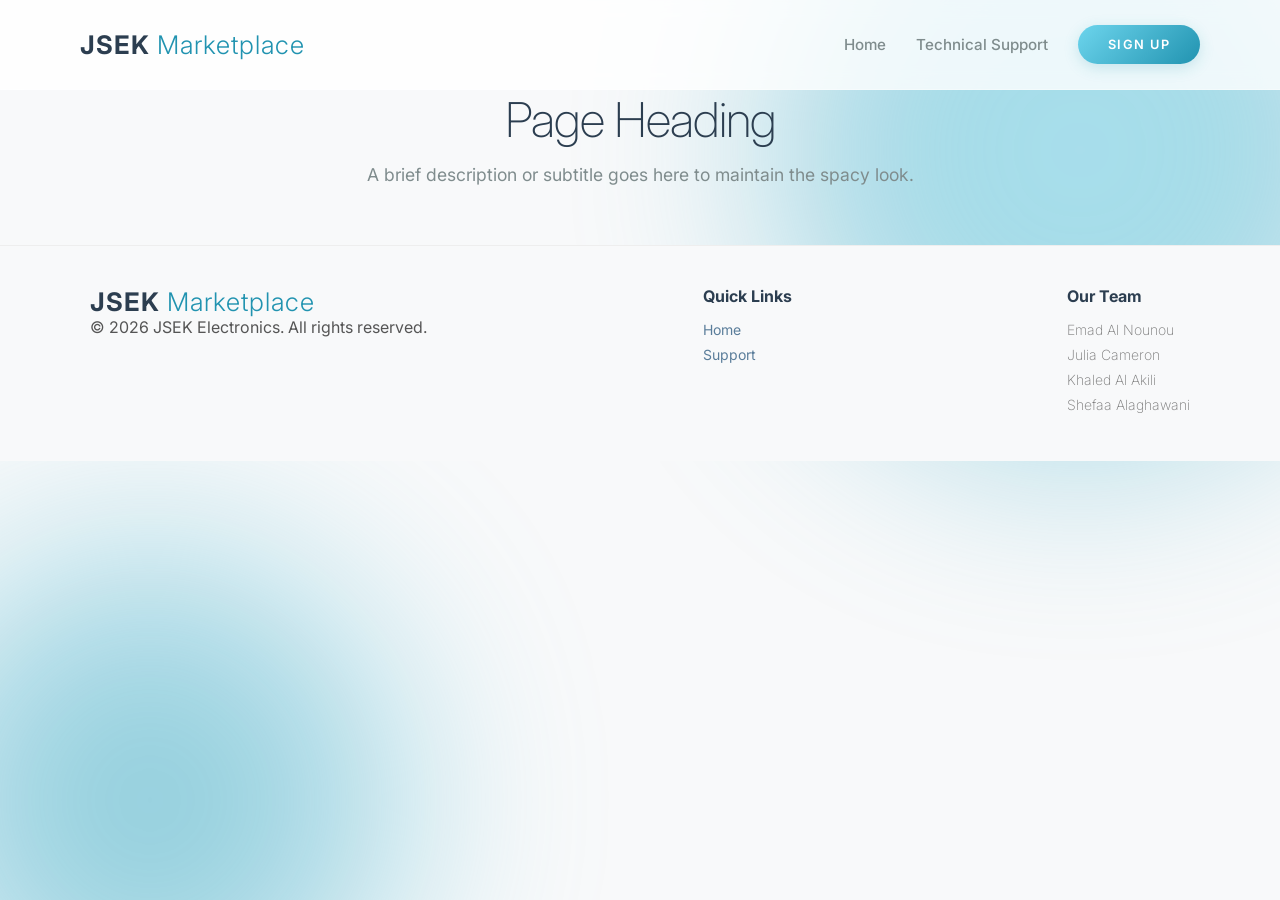
<file: layout.html>
<!DOCTYPE html>
<html lang="en">

<head>
    <meta charset="UTF-8">
    <meta name="viewport" content="width=device-width, initial-scale=1.0">
    <title>Page Title | JSEK Marketplace</title>
    <link rel="stylesheet" href="style.css">
    <link href="https://fonts.googleapis.com/css2?family=Inter:wght@200;400;600&display=swap" rel="stylesheet">
</head>

<body>
    <div class="blob blob-1"></div>
    <div class="blob blob-2"></div>

    <header class="navbar">
        <div class="logo">
            JSEK <span class="logo-accent">Marketplace</span>
        </div>
        <div class="nav-links">
            <a href="index.html" class="text-link">Home</a>
            <a href="support.html" class="text-link">Technical Support</a>
            <a href="signup.html" class="btn-signup"
                style="text-decoration: none; display: inline-block; text-align: center;">Sign Up</a>
        </div>
    </header>

    <main class="container">
        <section class="hero">
            <h1>Page Heading</h1>
            <p>A brief description or subtitle goes here to maintain the spacy look.</p>
        </section>

        <div class="content-wrapper">
        </div>
    </main>


    <script>
        // Magnetic Background Logic
        document.addEventListener('mousemove', (e) => {
            const x = (window.innerWidth / 2 - e.pageX) / 10;
            const y = (window.innerHeight / 2 - e.pageY) / 10;
            document.documentElement.style.setProperty('--mouse-x', x + 'px');
            document.documentElement.style.setProperty('--mouse-y', y + 'px');
        });
    </script>
    <footer class="main-footer">
        <div class="footer-content">
            <div class="footer-section">
                <div class="logo">JSEK <span class="logo-accent">Marketplace</span></div>
                <p>&copy; 2026 JSEK Electronics. All rights reserved.</p>
            </div>

            <div class="footer-section">
                <h4>Quick Links</h4>
                <ul>
                    <li><a href="index.html">Home</a></li>
                    <li><a href="support.html">Support</a></li>
                </ul>
            </div>

            <div class="footer-section">
                <h4>Our Team</h4>
                <ul class="collaborators">
                    <li>Emad Al Nounou</li>
                    <li>Julia Cameron</li>
                    <li>Khaled Al Akili</li>
                    <li>Shefaa Alaghawani</li>
                </ul>
            </div>
        </div>
    </footer>
</body>

</html>
</file>
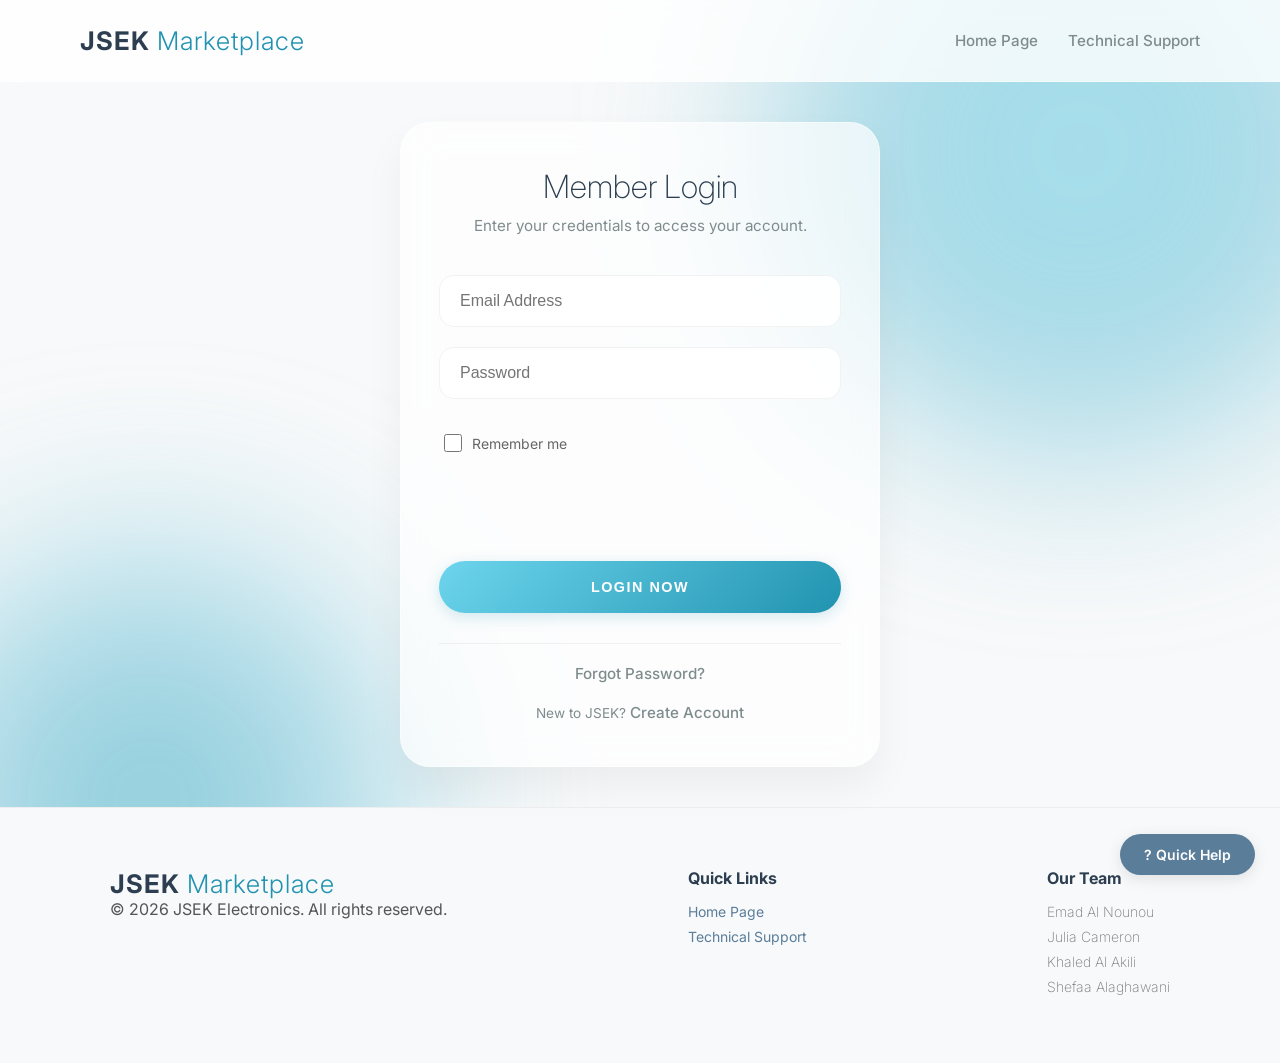
<file: login.html>
<!DOCTYPE html>
<html lang="en">

<head>
    <meta charset="UTF-8">
    <meta name="viewport" content="width=device-width, initial-scale=1.0">
    <title>Login | JSEK Marketplace</title>
    <link rel="stylesheet" href="style.css">
    <link href="https://fonts.googleapis.com/css2?family=Inter:wght@200;400;600&display=swap" rel="stylesheet">
</head>

<body class="auth-page">
    <div class="blob blob-1"></div>
    <div class="blob blob-2"></div>
    <header class="navbar">
        <div class="logo">JSEK <span class="logo-accent">Marketplace</span></div>
        <div class="nav-links">
            <a href="index.html" class="text-link">Home Page</a>
            <a href="support.html" class="text-link">Technical Support</a>
        </div>
    </header>

    <main class="auth-container">
        <div class="auth-card">
            <h2>Member Login</h2>
            <p>Enter your credentials to access your account.</p>

            <form id="login-form" class="auth-form" novalidate>
                <div class="input-group">
                    <input type="email" name="email" placeholder="Email Address" autocomplete="email" required>
                </div>
                <div class="input-group">
                    <input type="password" name="password" placeholder="Password" autocomplete="current-password"
                        required>
                </div>

                <div class="remember-group">
                    <input type="checkbox" id="remember" name="remember">
                    <label for="remember">Remember me</label>
                </div>

                <p id="login-error" class="form-error" role="alert" aria-live="polite"></p>
                <button type="submit" class="btn-glow">Login Now</button>
            </form>

            <div class="auth-footer">
                <p><a href="forgot-password.html" class="text-link">Forgot Password?</a></p><br>
                <p>New to JSEK? <a href="signup.html" class="text-link">Create Account</a></p>
            </div>
        </div>
    </main>
    <a href="support.html" class="quick-help-trigger">? Quick Help</a>

    <footer class="main-footer" style="width: 100%; margin-top: auto;">
        <div class="footer-content" style="max-width: 1100px; margin: 0 auto; padding: 20px;">
            <div class="footer-section">
                <div class="logo">JSEK <span class="logo-accent">Marketplace</span></div>
                <p>&copy; 2026 JSEK Electronics. All rights reserved.</p>
            </div>

            <div class="footer-section">
                <h4>Quick Links</h4>
                <ul>
                    <li><a href="index.html">Home Page</a></li>
                    <li><a href="support.html">Technical Support</a></li>
                </ul>
            </div>

            <div class="footer-section">
                <h4>Our Team</h4>
                <ul class="collaborators">
                    <li>Emad Al Nounou</li>
                    <li>Julia Cameron</li>
                    <li>Khaled Al Akili</li>
                    <li>Shefaa Alaghawani</li>
                </ul>
            </div>
        </div>
    </footer>
    <script>
        const loginForm = document.getElementById('login-form');
        const loginError = document.getElementById('login-error');
        const requestedRole = new URLSearchParams(window.location.search).get('role');

        // Seed a ready-to-use demo buyer account for testing the checkout flow
        (function seedDemoBuyer() {
            const users = JSON.parse(localStorage.getItem('jsek_users')) || [];
            const demoEmail = 'buyer@jsek.com';
            if (!users.some((user) => user.email.toLowerCase() === demoEmail)) {
                users.push({ fullName: 'Demo Buyer', email: demoEmail, password: 'Buyer123!', role: 'buyer' });
                localStorage.setItem('jsek_users', JSON.stringify(users));
            }
        })();

        loginForm.addEventListener('submit', (event) => {
            event.preventDefault();
            loginError.textContent = '';

            if (!loginForm.checkValidity()) {
                loginForm.reportValidity();
                return;
            }

            const email = loginForm.elements.email.value.trim().toLowerCase();
            const password = loginForm.elements.password.value;
            const users = JSON.parse(localStorage.getItem('jsek_users')) || [];
            const user = users.find((account) => account.email.toLowerCase() === email && account.password === password);

            if (!user) {
                loginError.textContent = 'Email or password is incorrect. Create an account first if needed.';
                return;
            }

            localStorage.setItem('currentUser', JSON.stringify(user));
            localStorage.setItem('isLoggedIn', 'true');
            if (loginForm.elements.remember.checked) {
                localStorage.setItem('rememberedEmail', email);
            } else {
                localStorage.removeItem('rememberedEmail');
            }

            const destination = user.role === 'admin' ? 'admin_dashboard.html' :
                user.role === 'vendor' ? 'vendor_inventory.html' :
                    user.role === 'buyer' ? 'buyer_dashboard.html' : 'index.html';
            window.location.assign(destination);
        });

        const rememberedEmail = localStorage.getItem('rememberedEmail');
        if (rememberedEmail) {
            loginForm.elements.email.value = rememberedEmail;
            loginForm.elements.remember.checked = true;
        }
    </script>

</html>
</file>
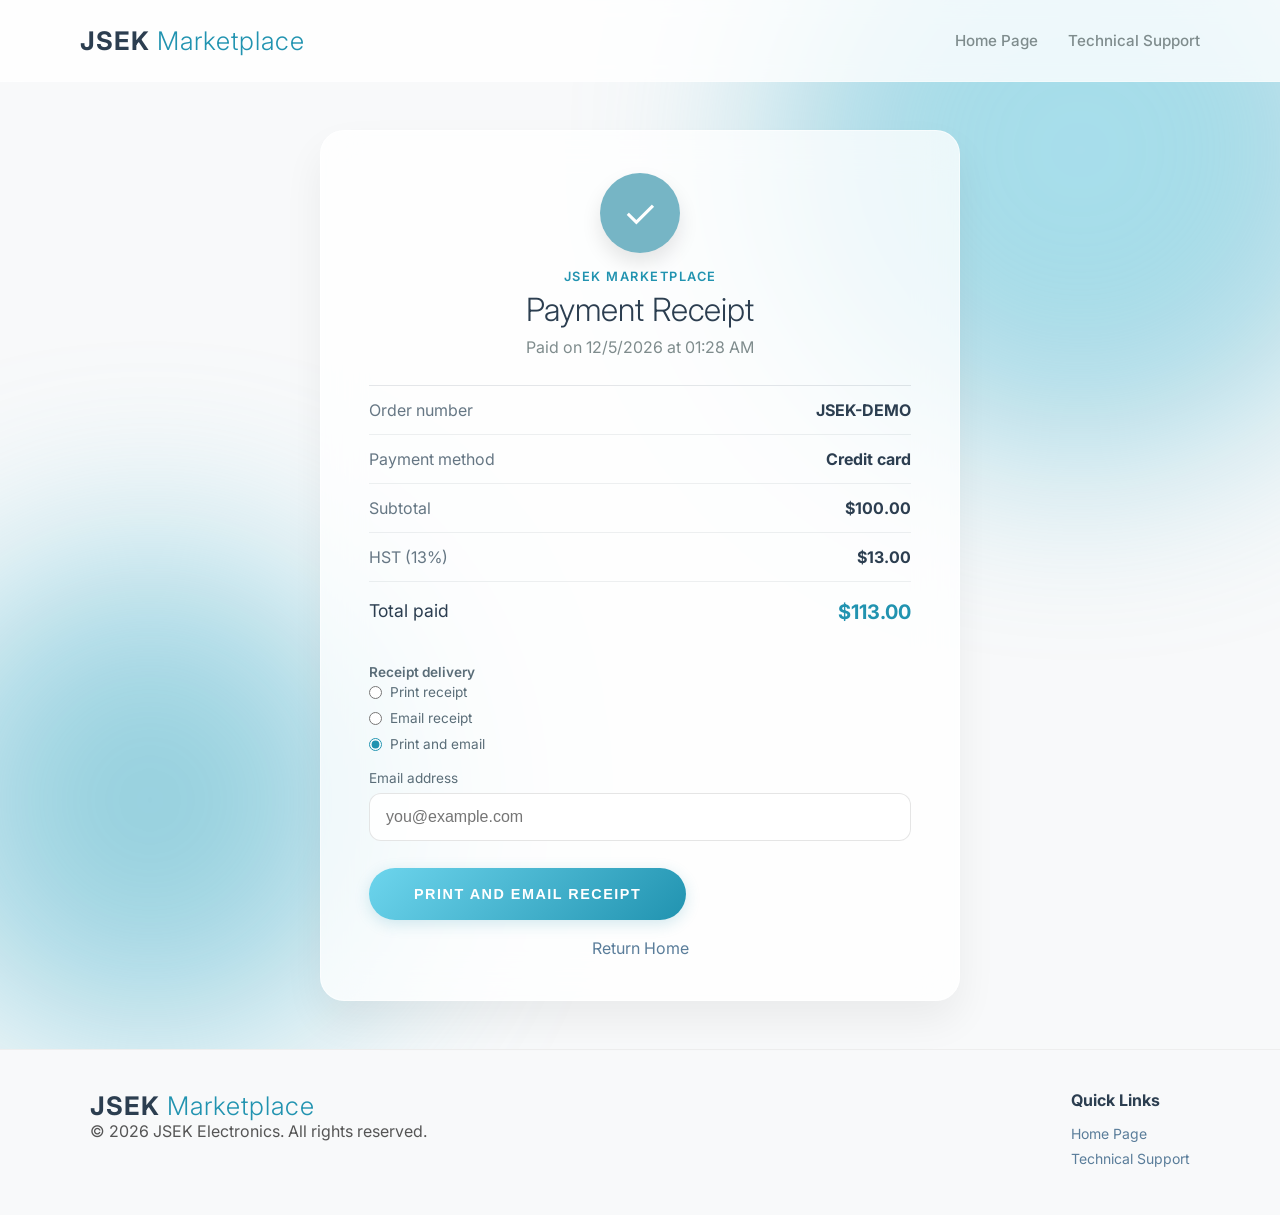
<file: receipt.html>
<!DOCTYPE html>
<html lang="en">

<head>
    <meta charset="UTF-8">
    <meta name="viewport" content="width=device-width, initial-scale=1.0">
    <title>Receipt | JSEK Marketplace</title>
    <link rel="stylesheet" href="style.css">
    <link href="https://fonts.googleapis.com/css2?family=Inter:wght@200;400;600&display=swap" rel="stylesheet">
</head>

<body>
    <div class="blob blob-1"></div>
    <div class="blob blob-2"></div>

    <header class="navbar">
        <div class="logo">JSEK <span class="logo-accent">Marketplace</span></div>
        <div class="nav-links">
            <a href="index.html" class="text-link">Home Page</a>
            <a href="support.html" class="text-link">Technical Support</a>
        </div>
    </header>

    <main class="receipt-page">
        <section class="receipt-card" aria-labelledby="receipt-title">
            <div class="receipt-heading">
                <div class="success-icon">✓</div>
                <p class="receipt-kicker">JSEK Marketplace</p>
                <h1 id="receipt-title">Payment Receipt</h1>
                <p id="receipt-meta">Your transaction is complete.</p>
            </div>

            <ul id="receipt-items" class="receipt-items"></ul>

            <div class="receipt-lines">
                <div><span>Order number</span><strong id="receipt-number"></strong></div>
                <div><span>Payment method</span><strong id="receipt-payment"></strong></div>
                <div><span>Subtotal</span><strong id="receipt-subtotal"></strong></div>
                <div><span>HST (13%)</span><strong id="receipt-tax"></strong></div>
                <div class="receipt-total"><span>Total paid</span><strong id="receipt-total"></strong></div>
            </div>

            <div class="receipt-actions">
                <fieldset>
                    <legend>Receipt delivery</legend>
                    <label><input type="radio" name="delivery" value="print"> Print receipt</label>
                    <label><input type="radio" name="delivery" value="email"> Email receipt</label>
                    <label><input type="radio" name="delivery" value="both" checked> Print and email</label>
                </fieldset>
                <div id="receipt-email-field" class="receipt-email-field">
                    <label for="receipt-email">Email address</label>
                    <input id="receipt-email" type="email" placeholder="you@example.com" autocomplete="email">
                </div>
                <p id="receipt-error" class="form-error" role="alert" aria-live="polite"></p>
                <button type="button" id="receipt-action" class="btn-glow">Print and Email Receipt</button>
                <a href="index.html" class="receipt-home">Return Home</a>
            </div>
        </section>
    </main>

    <footer class="main-footer">
        <div class="footer-content">
            <div class="footer-section">
                <div class="logo">JSEK <span class="logo-accent">Marketplace</span></div>
                <p>&copy; 2026 JSEK Electronics. All rights reserved.</p>
            </div>
            <div class="footer-section">
                <h4>Quick Links</h4>
                <ul>
                    <li><a href="index.html">Home Page</a></li>
                    <li><a href="support.html">Technical Support</a></li>
                </ul>
            </div>
        </div>
    </footer>

    <script>
        document.addEventListener('mousemove', (event) => {
            const x = (window.innerWidth / 2 - event.pageX) / 10;
            const y = (window.innerHeight / 2 - event.pageY) / 10;
            document.documentElement.style.setProperty('--mouse-x', `${x}px`);
            document.documentElement.style.setProperty('--mouse-y', `${y}px`);
        });

        const receipt = JSON.parse(localStorage.getItem('jsekReceipt')) || {
            orderNumber: 'JSEK-DEMO',
            date: new Date().toISOString(),
            paymentMethod: 'card',
            items: [],
            subtotal: 100,
            tax: 13,
            total: 113,
            email: ''
        };
        const currency = (value) => `$${Number(value).toFixed(2)}`;
        const paymentName = receipt.paymentMethod === 'paypal' ? 'PayPal' : 'Credit card';
        const date = new Date(receipt.date);
        const emailInput = document.getElementById('receipt-email');
        const deliveryOptions = document.querySelectorAll('input[name="delivery"]');
        const actionButton = document.getElementById('receipt-action');
        const errorMessage = document.getElementById('receipt-error');
        const itemsList = document.getElementById('receipt-items');

        document.getElementById('receipt-meta').textContent = `Paid on ${date.toLocaleDateString()} at ${date.toLocaleTimeString([], { hour: '2-digit', minute: '2-digit' })}`;
        document.getElementById('receipt-number').textContent = receipt.orderNumber;
        document.getElementById('receipt-payment').textContent = paymentName;
        document.getElementById('receipt-subtotal').textContent = currency(receipt.subtotal);
        document.getElementById('receipt-tax').textContent = currency(receipt.tax);
        document.getElementById('receipt-total').textContent = currency(receipt.total);
        emailInput.value = receipt.email || '';

        const items = receipt.items || [];
        itemsList.hidden = items.length === 0;
        itemsList.innerHTML = items.map((item) =>
            `<li><span>${item.name} &times; ${item.qty}</span><span>${currency(item.price * item.qty)}</span></li>`
        ).join('');

        function selectedDelivery() {
            return document.querySelector('input[name="delivery"]:checked').value;
        }

        function updateReceiptAction() {
            const delivery = selectedDelivery();
            document.getElementById('receipt-email-field').hidden = delivery === 'print';
            actionButton.textContent = delivery === 'print' ? 'Print Receipt' :
                delivery === 'email' ? 'Email Receipt' : 'Print and Email Receipt';
            errorMessage.textContent = '';
        }

        deliveryOptions.forEach((option) => option.addEventListener('change', updateReceiptAction));
        updateReceiptAction();

        actionButton.addEventListener('click', () => {
            const delivery = selectedDelivery();
            const email = emailInput.value.trim();
            errorMessage.textContent = '';

            if ((delivery === 'email' || delivery === 'both') && !emailInput.checkValidity()) {
                errorMessage.textContent = 'Enter a valid email address to receive the receipt.';
                emailInput.focus();
                return;
            }

            if (delivery === 'email' || delivery === 'both') {
                window.location.href = `mailto:${encodeURIComponent(email)}?subject=${encodeURIComponent(`JSEK Receipt ${receipt.orderNumber}`)}&body=${encodeURIComponent(`Your JSEK Marketplace receipt total is ${currency(receipt.total)}.`)}`;
            }
            if (delivery === 'print' || delivery === 'both') {
                window.print();
            }
            actionButton.textContent = 'Receipt Ready';
        });
    </script>
</body>

</html>
</file>
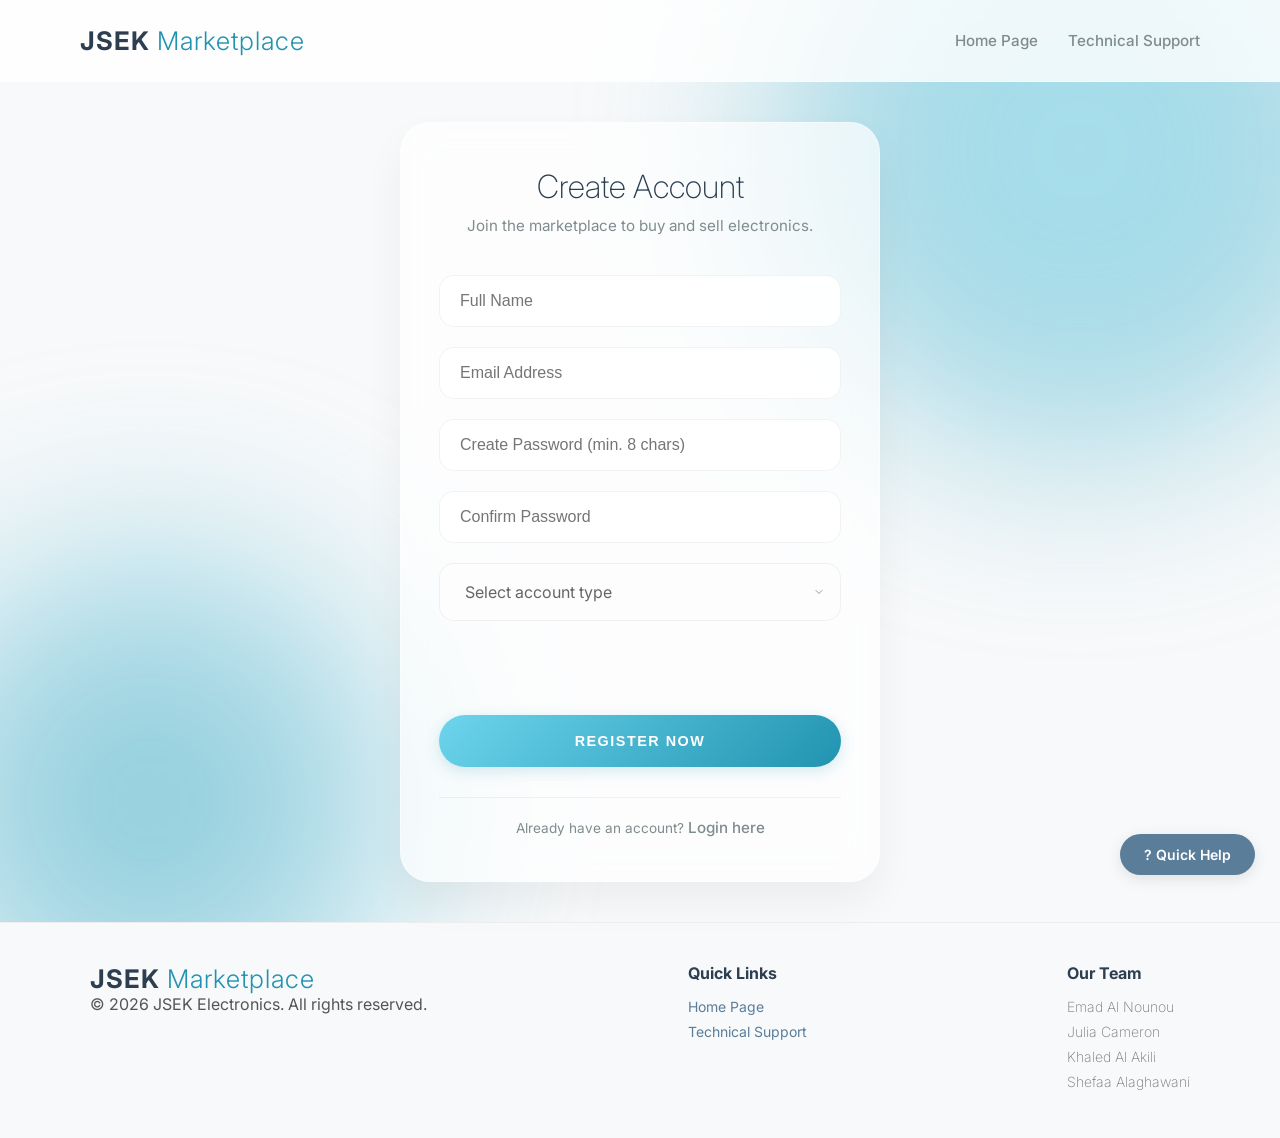
<file: signup.html>
<!DOCTYPE html>
<html lang="en">

<head>
    <meta charset="UTF-8">
    <meta name="viewport" content="width=device-width, initial-scale=1.0">
    <title>Sign Up | JSEK Marketplace</title>
    <link rel="stylesheet" href="style.css">
    <link href="https://fonts.googleapis.com/css2?family=Inter:wght@200;400;600&display=swap" rel="stylesheet">
</head>

<body class="auth-page">
    <div class="blob blob-1"></div>
    <div class="blob blob-2"></div>
    <header class="navbar">
        <div class="logo">JSEK <span class="logo-accent">Marketplace</span></div>
        <div class="nav-links">
            <a href="index.html" class="text-link">Home Page</a>
            <a href="support.html" class="text-link">Technical Support</a>
        </div>
    </header>

    <main class="auth-container">
        <div class="auth-card">
            <h2>Create Account</h2>
            <p>Join the marketplace to buy and sell electronics.</p>

            <form id="signup-form" class="auth-form" novalidate>
                <div class="input-group">
                    <input type="text" name="fullName" placeholder="Full Name" autocomplete="name" required>
                </div>
                <div class="input-group">
                    <input type="email" name="email" placeholder="Email Address" autocomplete="email" required>
                </div>
                <div class="input-group">
                    <input type="password" name="password" placeholder="Create Password (min. 8 chars)" minlength="8"
                        autocomplete="new-password" required>
                </div>
                <div class="input-group">
                    <input type="password" name="confirmPassword" placeholder="Confirm Password" minlength="8"
                        autocomplete="new-password" required>
                </div>
                <div class="input-group">
                    <select name="role" required aria-label="Account type">
                        <option value="" disabled selected>Select account type</option>
                        <option value="buyer">Buyer</option>
                        <option value="seller">Seller</option>
                        <option value="vendor">Vendor</option>
                        <option value="admin">Admin</option>
                    </select>
                </div>
                <p id="signup-error" class="form-error" role="alert" aria-live="polite"></p>
                <button type="submit" class="btn-glow">Register Now</button>
            </form>
            <div class="auth-footer">
                <p>Already have an account? <a href="login.html" class="text-link">Login here</a></p>
            </div>
        </div>
    </main>
    <a href="support.html" class="quick-help-trigger">? Quick Help</a>

    <footer class="main-footer">
        <div class="footer-content">
            <div class="footer-section">
                <div class="logo">JSEK <span class="logo-accent">Marketplace</span></div>
                <p>&copy; 2026 JSEK Electronics. All rights reserved.</p>
            </div>

            <div class="footer-section">
                <h4>Quick Links</h4>
                <ul>
                    <li><a href="index.html">Home Page</a></li>
                    <li><a href="support.html">Technical Support</a></li>
                </ul>
            </div>

            <div class="footer-section">
                <h4>Our Team</h4>
                <ul class="collaborators">
                    <li>Emad Al Nounou</li>
                    <li>Julia Cameron</li>
                    <li>Khaled Al Akili</li>
                    <li>Shefaa Alaghawani</li>
                </ul>
            </div>
        </div>
    </footer>
    <script>
        const signupForm = document.getElementById('signup-form');
        const signupError = document.getElementById('signup-error');

        signupForm.addEventListener('submit', (event) => {
            event.preventDefault();
            signupError.textContent = '';
            if (!signupForm.checkValidity()) {
                signupForm.reportValidity();
                return;
            }

            const formData = new FormData(signupForm);
            const email = formData.get('email').trim().toLowerCase();
            const password = formData.get('password');
            const users = JSON.parse(localStorage.getItem('jsek_users')) || [];

            if (password !== formData.get('confirmPassword')) {
                signupError.textContent = 'Passwords do not match.';
                return;
            }
            if (users.some((user) => user.email.toLowerCase() === email)) {
                signupError.textContent = 'An account with this email already exists.';
                return;
            }

            users.push({
                fullName: formData.get('fullName').trim(),
                email,
                password,
                role: formData.get('role')
            });
            localStorage.setItem('jsek_users', JSON.stringify(users));
            window.location.assign('login.html');
        });
    </script>

</html>
</file>
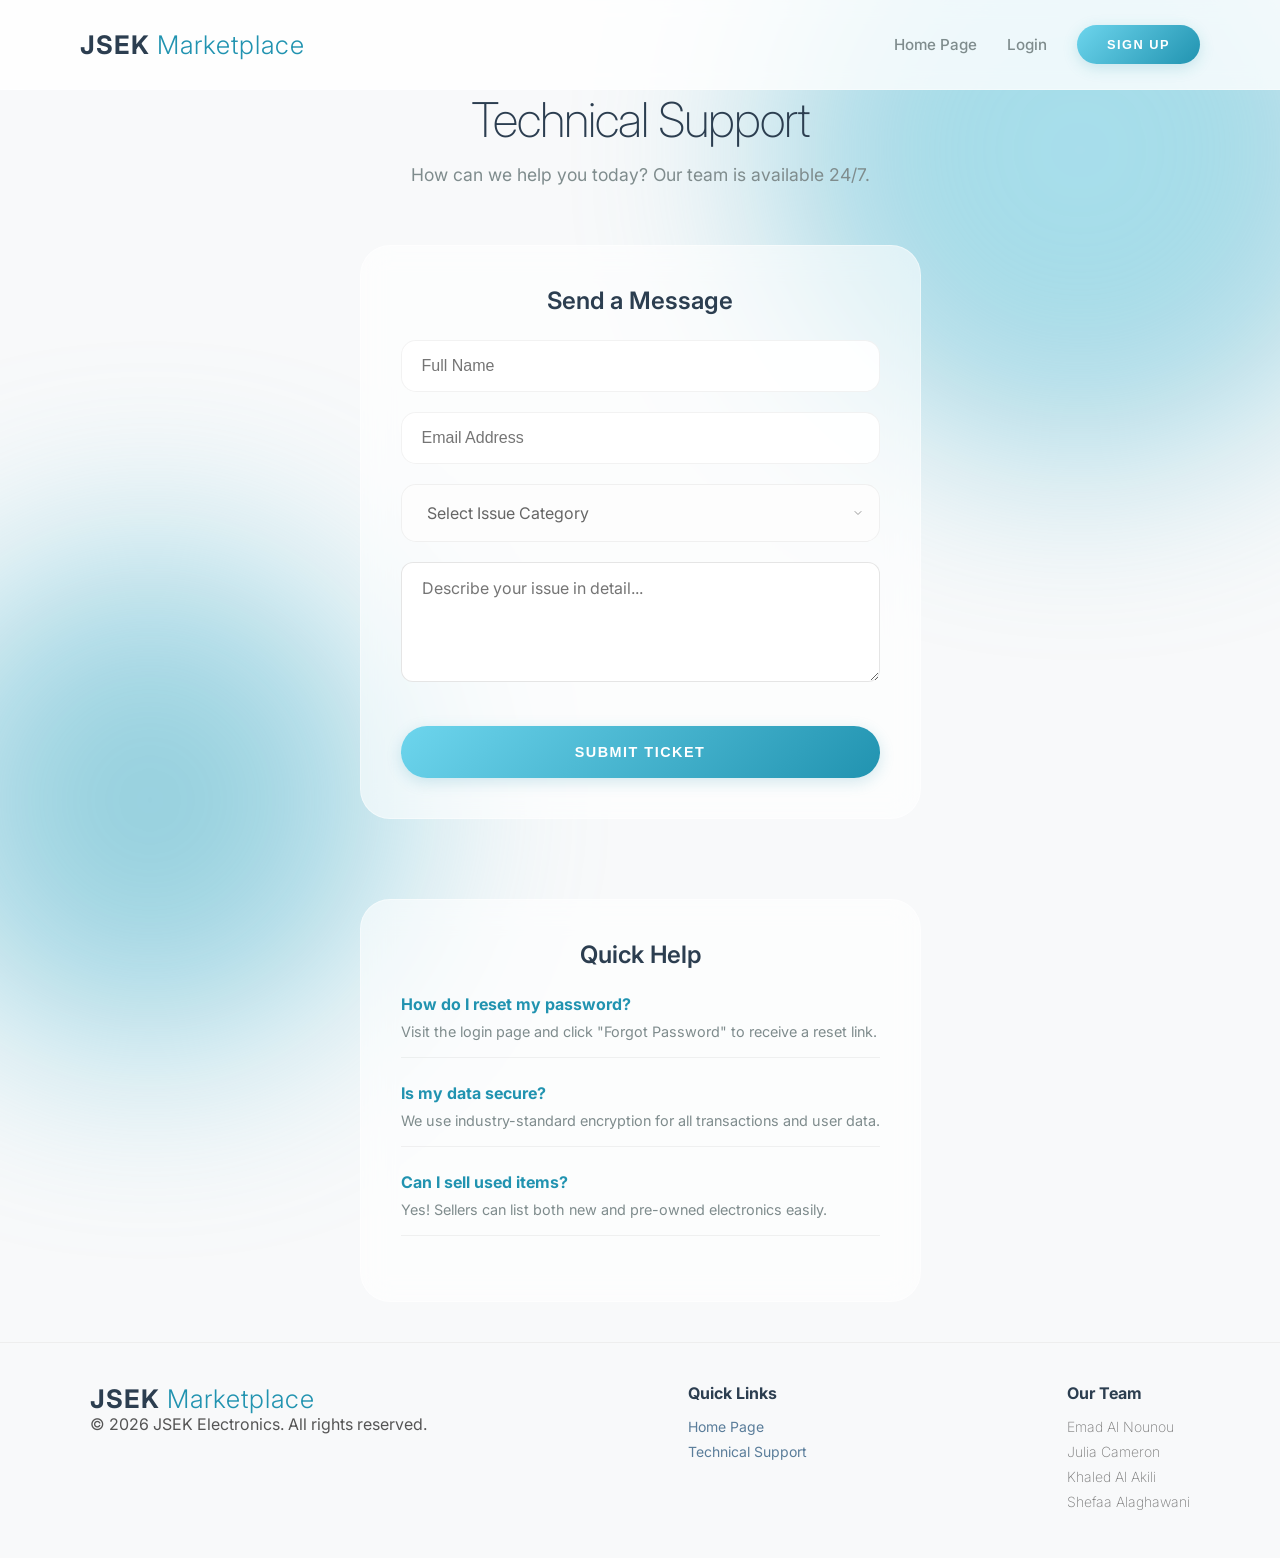
<file: support.html>
<!DOCTYPE html>
<html lang="en">

<head>
    <meta charset="UTF-8">
    <meta name="viewport" content="width=device-width, initial-scale=1.0">
    <title>Technical Support | JSEK Marketplace</title>
    <link rel="stylesheet" href="style.css">
    <link href="https://fonts.googleapis.com/css2?family=Inter:wght@200;400;600&display=swap" rel="stylesheet">
</head>

<body>
    <div class="blob blob-1"></div>
    <div class="blob blob-2"></div>

    <header class="navbar">
        <div class="logo">JSEK <span class="logo-accent">Marketplace</span></div>
        <div class="nav-links">
            <a href="index.html" class="text-link">Home Page</a>
            <a href="login.html" class="text-link">Login</a>
            <button class="btn-signup" onclick="window.location.href='signup.html'">Sign Up</button>
        </div>
    </header>

    <main class="container">
        <section class="hero">
            <h1>Technical Support</h1>
            <p>How can we help you today? Our team is available 24/7.</p>
        </section>

        <div class="support-grid">
            <div class="support-card glass">
                <div id="form-content">
                    <h3>Send a Message</h3>
                    <form class="auth-form" id="supportTicket">
                        <div class="input-group">
                            <input type="text" placeholder="Full Name" required>
                        </div>
                        <div class="input-group">
                            <input type="email" placeholder="Email Address" required>
                        </div>

                        <div class="input-group">
                            <select required>
                                <option value="" disabled selected>Select Issue Category</option>
                                <option value="account">Account Access</option>
                                <option value="order">Order/Refund Issue</option>
                                <option value="technical">Technical Support</option>
                                <option value="other">Other</option>
                            </select>
                        </div>

                        <div class="input-group">
                            <textarea placeholder="Describe your issue in detail..." required></textarea>
                        </div>

                        <button type="submit" class="btn-glow">Submit Ticket</button>
                    </form>
                </div>

                <div id="success-message" style="display: none; text-align: center; padding: 20px 0;">
                    <div class="success-icon">✓</div>
                    <h2>Help is on the way!</h2>
                    <p>Thank you for reaching out. Our team has received your ticket and will get back to you shortly.
                    </p>
                    <a href="index.html" class="btn-signup"
                        style="display: inline-block; text-decoration: none; margin-top: 20px;">Return Home</a>
                </div>
            </div>

            <div class="support-card glass">
                <h3>Quick Help</h3>
                <div class="faq-item">
                    <h4>How do I reset my password?</h4>
                    <p>Visit the login page and click "Forgot Password" to receive a reset link.</p>
                </div>
                <div class="faq-item">
                    <h4>Is my data secure?</h4>
                    <p>We use industry-standard encryption for all transactions and user data.</p>
                </div>
                <div class="faq-item">
                    <h4>Can I sell used items?</h4>
                    <p>Yes! Sellers can list both new and pre-owned electronics easily.</p>
                </div>
            </div>
        </div>
    </main>

    <footer class="main-footer">
        <div class="footer-content">
            <div class="footer-section">
                <div class="logo">JSEK <span class="logo-accent">Marketplace</span></div>
                <p>&copy; 2026 JSEK Electronics. All rights reserved.</p>
            </div>

            <div class="footer-section">
                <h4>Quick Links</h4>
                <ul>
                    <li><a href="index.html">Home Page</a></li>
                    <li><a href="support.html">Technical Support</a></li>
                </ul>
            </div>

            <div class="footer-section">
                <h4>Our Team</h4>
                <ul class="collaborators">
                    <li>Emad Al Nounou</li>
                    <li>Julia Cameron</li>
                    <li>Khaled Al Akili</li>
                    <li>Shefaa Alaghawani</li>
                </ul>
            </div>
        </div>
    </footer>

    <script>
        document.getElementById('supportTicket').addEventListener('submit', function (e) {
            e.preventDefault(); // Prevents page reload/redirect

            // Hide the entire form content block
            const formContent = document.getElementById('form-content');
            if (formContent) {
                formContent.style.display = 'none';
            }

            // Show the success message and icon
            const successMsg = document.getElementById('success-message');
            if (successMsg) {
                successMsg.style.display = 'block';
            }
        });
    </script>
</body>

</html>
</file>
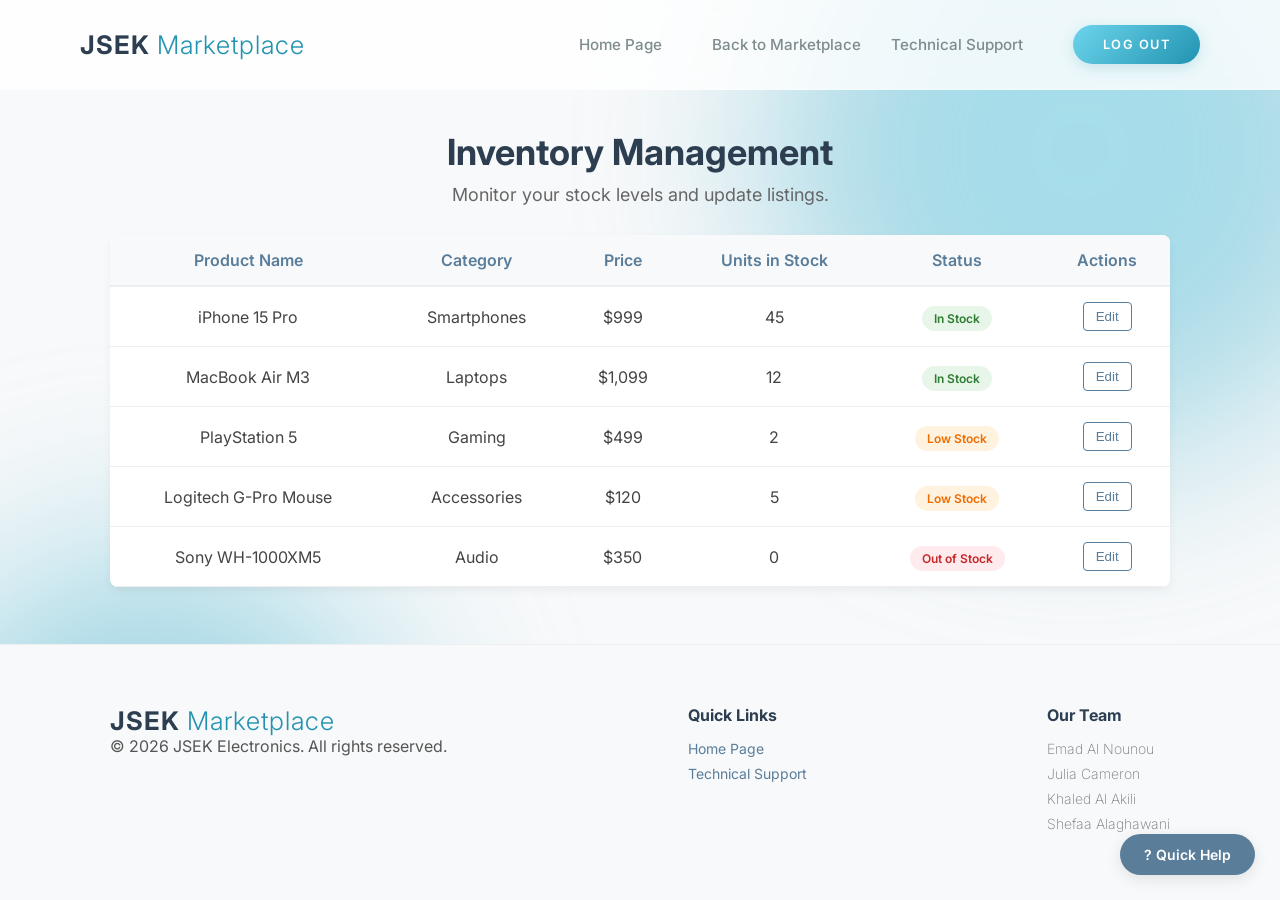
<file: vendor_inventory.html>
<!DOCTYPE html>
<html lang="en">

<head>
    <meta charset="UTF-8">
    <meta name="viewport" content="width=device-width, initial-scale=1.0">
    <title>Inventory Management | JSEK Marketplace</title>
    <link rel="stylesheet" href="style.css">
    <link href="https://fonts.googleapis.com/css2?family=Inter:wght@200;400;600&display=swap" rel="stylesheet">
</head>

<body style="display: flex; flex-direction: column; min-height: 100vh; margin: 0;">
    <div class="blob blob-1"></div>
    <div class="blob blob-2"></div>

    <header class="navbar">
        <div class="logo">
            JSEK <span class="logo-accent">Marketplace</span>
        </div>
        <div class="nav-links">
            <a href="index.html" class="text-link" style="margin-left: 20px;">Home Page</a>
            <a href="index.html" class="text-link" style="margin-left: 20px;">Back to Marketplace</a>
            <a href="support.html" class="text-link">Technical Support</a>
            <a href="login.html" class="btn-signup"
                style="text-decoration: none; display: inline-block; text-align: center; margin-left: 20px;">Log Out</a>
        </div>
    </header>

    <main
        style="max-width: 1100px; margin: 0 auto; padding: 40px 20px; text-align: center; flex: 1; width: 100%; box-sizing: border-box;">



        <section class="inventory-header">
            <h1 style="font-size: 36px; margin-bottom: 10px;">Inventory Management</h1>
            <p style="font-size: 18px; color: #666; margin-bottom: 30px;">Monitor your stock levels and update listings.
            </p>
        </section>

        <section class="inventory-container">
            <table class="inventory-table"
                style="margin: 0 auto; width: 100%; border-collapse: collapse; background: white; border-radius: 8px; overflow: hidden;">
                <thead>
                    <tr style="background-color: #f8f9fa; border-bottom: 2px solid #eee;">
                        <th style="padding: 15px; text-align: center;">Product Name</th>
                        <th style="padding: 15px; text-align: center;">Category</th>
                        <th style="padding: 15px; text-align: center;">Price</th>
                        <th style="padding: 15px; text-align: center;">Units in Stock</th>
                        <th style="padding: 15px; text-align: center;">Status</th>
                        <th style="padding: 15px; text-align: center;">Actions</th>
                    </tr>
                </thead>
                <tbody style="color: #444;">
                    <tr style="border-bottom: 1px solid #eee;">
                        <td style="padding: 15px; text-align: center;">iPhone 15 Pro</td>
                        <td style="padding: 15px; text-align: center;">Smartphones</td>
                        <td style="padding: 15px; text-align: center;">$999</td>
                        <td style="padding: 15px; text-align: center;">45</td>
                        <td style="padding: 15px; text-align: center;"><span class="status-pill high">In Stock</span>
                        </td>
                        <td style="padding: 15px; text-align: center;"><button class="btn-edit"
                                onclick="alert('Editing: iPhone 15 Pro...')">Edit</button></td>
                    </tr>
                    <tr style="border-bottom: 1px solid #eee;">
                        <td style="padding: 15px; text-align: center;">MacBook Air M3</td>
                        <td style="padding: 15px; text-align: center;">Laptops</td>
                        <td style="padding: 15px; text-align: center;">$1,099</td>
                        <td style="padding: 15px; text-align: center;">12</td>
                        <td style="padding: 15px; text-align: center;"><span class="status-pill high">In Stock</span>
                        </td>
                        <td style="padding: 15px; text-align: center;"><button class="btn-edit"
                                onclick="alert('Editing: MacBook Air M3...')">Edit</button></td>
                    </tr>
                    <tr style="border-bottom: 1px solid #eee;">
                        <td style="padding: 15px; text-align: center;">PlayStation 5</td>
                        <td style="padding: 15px; text-align: center;">Gaming</td>
                        <td style="padding: 15px; text-align: center;">$499</td>
                        <td style="padding: 15px; text-align: center;">2</td>
                        <td style="padding: 15px; text-align: center;"><span class="status-pill low">Low Stock</span>
                        </td>
                        <td style="padding: 15px; text-align: center;"><button class="btn-edit"
                                onclick="alert('Editing: PlayStation 5...')">Edit</button></td>
                    </tr>
                    <tr style="border-bottom: 1px solid #eee;">
                        <td style="padding: 15px; text-align: center;">Logitech G-Pro Mouse</td>
                        <td style="padding: 15px; text-align: center;">Accessories</td>
                        <td style="padding: 15px; text-align: center;">$120</td>
                        <td style="padding: 15px; text-align: center;">5</td>
                        <td style="padding: 15px; text-align: center;"><span class="status-pill low">Low Stock</span>
                        </td>
                        <td style="padding: 15px; text-align: center;"><button class="btn-edit"
                                onclick="alert('Editing: Logitech G-Pro Mouse...')">Edit</button></td>
                    </tr>
                    <tr style="border-bottom: 1px solid #eee;">
                        <td style="padding: 15px; text-align: center;">Sony WH-1000XM5</td>
                        <td style="padding: 15px; text-align: center;">Audio</td>
                        <td style="padding: 15px; text-align: center;">$350</td>
                        <td style="padding: 15px; text-align: center;">0</td>
                        <td style="padding: 15px; text-align: center;"><span class="status-pill out">Out of Stock</span>
                        </td>
                        <td style="padding: 15px; text-align: center;"><button class="btn-edit"
                                onclick="alert('Editing: Sony WH-1000XM5...')">Edit</button></td>
                    </tr>
                </tbody>
            </table>
        </section>
    </main>

    <a href="support.html" class="quick-help-trigger">? Quick Help</a>

    <footer class="main-footer" style="width: 100%; margin-top: auto;">
        <div class="footer-content" style="max-width: 1100px; margin: 0 auto; padding: 20px;">
            <div class="footer-section">
                <div class="logo">JSEK <span class="logo-accent">Marketplace</span></div>
                <p>&copy; 2026 JSEK Electronics. All rights reserved.</p>
            </div>
            <div class="footer-section">
                <h4>Quick Links</h4>
                <ul>
                    <li><a href="index.html">Home Page</a></li>
                    <li><a href="support.html">Technical Support</a></li>
                </ul>
            </div>
            <div class="footer-section">
                <h4>Our Team</h4>
                <ul class="collaborators">
                    <li>Emad Al Nounou</li>
                    <li>Julia Cameron</li>
                    <li>Khaled Al Akili</li>
                    <li>Shefaa Alaghawani</li>
                </ul>
            </div>
        </div>
    </footer>

    <script>
        document.addEventListener('mousemove', (e) => {
            const x = (window.innerWidth / 2 - e.pageX) / 10;
            const y = (window.innerHeight / 2 - e.pageY) / 10;
            document.documentElement.style.setProperty('--mouse-x', x + 'px');
            document.documentElement.style.setProperty('--mouse-y', y + 'px');
        });
    </script>
</body>

</html>
</file>
<file: style.css>
/* --- 1. General Reset & Spacing --- */
* {
    margin: 0;
    padding: 0;
    box-sizing: border-box;
}

html,
body {
    margin: 0;
    font-family: 'Inter', -apple-system, BlinkMacSystemFont, "Segoe UI", Roboto, sans-serif;
    min-height: 100vh;
    flex-direction: column;
}


body {
    background-color: #f8f9fa;
    position: relative;
    overflow-x: hidden;
    color: #2c3e50;
    display: flex;
    flex-direction: column;
    min-height: 100vh;
}

.blob {
    position: fixed;
    border-radius: 50%;
    filter: blur(100px);
    z-index: -1;
    opacity: 0.5;
    pointer-events: none;
    /* This makes the movement smooth */
    transition: transform 0.1s ease-out;
}

.blob-1 {
    top: -150px;
    right: -100px;
    width: 600px;
    height: 600px;
    background: radial-gradient(circle, #6dd5ed, #2193b0);
    /* Direct move */
    transform: translate(var(--mouse-x, 0), var(--mouse-y, 0));
}

.blob-2 {
    bottom: -150px;
    left: -100px;
    width: 500px;
    height: 500px;
    background: radial-gradient(circle, #2193b0, #6dd5ed);
    /* Reverse move for depth */
    transform: translate(calc(var(--mouse-x, 0) * -1), calc(var(--mouse-y, 0) * -1));
}

/* --- 3. Navigation Bar --- */
.navbar {
    display: flex;
    justify-content: space-between;
    align-items: center;
    padding: 25px 80px;
    background: rgba(255, 255, 255, 0.8);
    backdrop-filter: blur(10px);
    border-bottom: 1px solid rgba(255, 255, 255, 0.3);
    position: sticky;
    top: 0;
    z-index: 100;
}

.logo {
    font-size: 1.6rem;
    font-weight: 700;
    letter-spacing: 1px;
    color: #2c3e50;
}

.logo-accent {
    color: #2193b0;
    font-weight: 300;
}

.nav-links {
    display: flex;
    align-items: center;
    gap: 30px;
}

.text-link {
    text-decoration: none;
    color: #7f8c8d;
    font-size: 0.95rem;
    transition: all 0.3s ease;
    font-weight: 500;
}

.text-link:hover {
    color: #2193b0;
    text-shadow: 0 0 10px rgba(33, 147, 176, 0.3);
    /* Link Glow */
}

/* --- 4. Hero Section --- */
.container {
    max-width: 1200px;
    margin: 0px auto;
    padding: 0 40px;
    text-align: center;
}

.hero h1 {
    font-size: 3rem;
    margin-bottom: 15px;
    font-weight: 200;
    /* Modern French light weight */
    letter-spacing: -1px;
}

.hero p {
    color: #7f8c8d;
    font-size: 1.1rem;
    margin-bottom: 60px;
}

.portal-grid {
    display: grid;
    /* This tells the grid: "Fit as many cards as you can, 
       but don't make them smaller than 300px." */
    grid-template-columns: repeat(auto-fit, minmax(300px, 1fr));
    gap: 20px;
    width: 100%;
    padding: 20px;
}

.role-card {
    background: rgba(255, 255, 255, 0.6);
    padding: 50px 30px;
    border-radius: 24px;
    border: 1px solid rgba(255, 255, 255, 0.4);
    backdrop-filter: blur(15px);
    /* Glass effect */
    transition: all 0.4s cubic-bezier(0.165, 0.84, 0.44, 1);
    display: flex;
    flex-direction: column;
    align-items: center;
    box-shadow: 0 10px 30px rgba(0, 0, 0, 0.03);
}

.role-card:hover {
    transform: translateY(-8px) scale(1.02);
    border: 1px solid rgba(109, 213, 237, 0.6);
    /* Highlights the border on hover */
    box-shadow: 0 20px 40px rgba(33, 147, 176, 0.15);
}

.role-card h3 {
    margin-bottom: 10px;
    font-size: 1.4rem;
    font-weight: 600;
}

.role-card p {
    font-size: 0.95rem;
    color: #95a5a6;
    margin-bottom: 40px;
}

/* --- 6. Spacy, Gradient Glowing Buttons --- */
.btn-glow,
.btn-signup {
    padding: 18px 45px;
    /* Spacy padding */
    border: none;
    border-radius: 50px;
    background: linear-gradient(135deg, #6dd5ed, #2193b0);
    color: white;
    font-weight: 600;
    font-size: 0.9rem;
    cursor: pointer;
    transition: all 0.4s ease;
    box-shadow: 0 4px 15px rgba(33, 147, 176, 0.2);
    text-transform: uppercase;
    letter-spacing: 1.5px;
}

.btn-glow:hover,
.btn-signup:hover {
    transform: scale(1.05);
    background: linear-gradient(135deg, #2193b0, #6dd5ed);
    box-shadow: 0 10px 25px rgba(33, 147, 176, 0.5);
    /* Glowing Shadow */
}

/* Smaller variant for Nav */
.btn-signup {
    padding: 12px 30px;
    font-size: 0.8rem;
}

/* --- Responsive Adjustments --- */
@media (max-width: 768px) {
    .navbar {
        padding: 20px 30px;
    }

    .hero h1 {
        font-size: 2.2rem;
    }
}

/* Auth Page Specific Layout */
.auth-page {
    justify-content: center;
}

.auth-container {
    display: flex;
    flex-direction: column;
    justify-content: center;
    /* This moves the box to the vertical middle */
    align-items: center;
    /* This moves the box to the horizontal middle */
    flex-grow: 1;
    /* This forces the yellow box to stretch and fill the screen */
    padding: 40px 20px;
}

.auth-card {
    background: rgba(255, 255, 255, 0.7);
    backdrop-filter: blur(20px);
    padding: 44px 38px;
    border-radius: 30px;
    border: 1px solid rgba(255, 255, 255, 0.4);
    box-shadow: 0 20px 40px rgba(0, 0, 0, 0.05);
    width: 100%;
    max-width: 480px;
    text-align: center;
}

.auth-card h2 {
    font-size: 2rem;
    font-weight: 200;
    margin-bottom: 10px;
}

.auth-card p {
    color: #7f8c8d;
    margin-bottom: 40px;
    font-size: 0.95rem;
}

/* Form Spacing */
.auth-form {
    display: flex;
    flex-direction: column;
    gap: 20px;
}

.auth-form input {
    width: 100%;
    padding: 16px 20px;
    border-radius: 15px;
    border: 1px solid rgba(0, 0, 0, 0.05);
    background: rgba(255, 255, 255, 0.9);
    font-size: 1rem;
    transition: all 0.3s ease;
}

.auth-form input:focus {
    outline: none;
    border-color: #6dd5ed;
    box-shadow: 0 0 15px rgba(109, 213, 237, 0.3);
}

.input-group label {
    display: block;
    margin: 0 0 8px 5px;
    color: #5a6d78;
    font-size: 0.8rem;
    text-align: left;
}

.payment-methods {
    display: grid;
    grid-template-columns: 1fr 1fr;
    gap: 12px;
    border: 0;
    padding: 0;
    margin: 0 0 8px;
}

.payment-methods legend {
    grid-column: 1 / -1;
    width: 100%;
    margin-bottom: 8px;
    color: #5a6d78;
    font-size: 0.8rem;
    text-align: left;
}

.payment-option {
    display: flex;
    align-items: center;
    justify-content: center;
    gap: 8px;
    min-height: 48px;
    padding: 10px;
    border: 1px solid rgba(33, 147, 176, 0.2);
    border-radius: 12px;
    color: #5a6d78;
    cursor: pointer;
}

#card-fields {
    display: flex;
    flex-direction: column;
    gap: 18px;
}

.payment-option input {
    width: auto;
    accent-color: #2193b0;
}

.checkout-summary {
    margin: 0 0 24px;
    padding: 16px 18px;
    border: 1px solid rgba(33, 147, 176, 0.2);
    border-radius: 15px;
    background: rgba(255, 255, 255, 0.55);
    text-align: left;
}

.checkout-summary div {
    display: flex;
    justify-content: space-between;
    gap: 16px;
    color: #2c3e50;
}

.checkout-summary strong {
    color: #2193b0;
}

.checkout-summary small {
    display: block;
    margin-top: 6px;
    color: #7f8c8d;
}

.order-items {
    list-style: none;
    margin: 0 0 10px;
    padding: 0;
}

.order-items li {
    display: flex;
    justify-content: space-between;
    gap: 16px;
    color: #5a6d78;
    font-size: 0.9rem;
    padding: 2px 0;
}

.checkout-page {
    padding: 32px 18px;
}

.checkout-card {
    max-width: 500px;
}

.receipt-link {
    display: inline-block;
    width: auto;
    padding: 12px 30px;
    text-decoration: none;
    margin-top: 8px;
}

.receipt-page {
    flex: 1;
    width: 100%;
    max-width: 680px;
    margin: 0 auto;
    padding: 48px 20px;
}

.receipt-card {
    padding: 42px 48px;
    background: rgba(255, 255, 255, 0.78);
    backdrop-filter: blur(20px);
    border: 1px solid rgba(255, 255, 255, 0.55);
    border-radius: 24px;
    box-shadow: 0 20px 40px rgba(0, 0, 0, 0.06);
}

.receipt-heading {
    text-align: center;
}

.receipt-heading .success-icon {
    margin-bottom: 16px !important;
}

.receipt-kicker {
    margin: 0 0 6px;
    color: #2193b0;
    font-size: 0.8rem;
    font-weight: 600;
    letter-spacing: 1.5px;
    text-transform: uppercase;
}

.receipt-heading h1 {
    margin-bottom: 8px;
    font-size: 2rem;
    font-weight: 300;
}

.receipt-heading>p:last-child {
    margin-bottom: 28px;
    color: #7f8c8d;
}

.receipt-items {
    list-style: none;
    margin: 0 0 16px;
    padding: 0 0 12px;
    border-bottom: 1px solid rgba(44, 62, 80, 0.12);
}

.receipt-items li {
    display: flex;
    justify-content: space-between;
    gap: 20px;
    padding: 6px 0;
    color: #667784;
    font-size: 0.92rem;
}

.receipt-lines {
    border-top: 1px solid rgba(44, 62, 80, 0.12);
}

.receipt-lines>div {
    display: flex;
    justify-content: space-between;
    gap: 20px;
    padding: 14px 0;
    color: #667784;
    border-bottom: 1px solid rgba(44, 62, 80, 0.08);
}

.receipt-lines strong {
    color: #2c3e50;
}

.receipt-lines .receipt-total {
    margin-top: 4px;
    color: #2c3e50;
    font-size: 1.1rem;
    border-bottom: 0;
}

.receipt-lines .receipt-total strong {
    color: #2193b0;
    font-size: 1.25rem;
}

.receipt-actions {
    margin-top: 26px;
}

.receipt-actions fieldset {
    display: grid;
    gap: 10px;
    margin: 0 0 18px;
    padding: 0;
    border: 0;
}

.receipt-actions legend,
.receipt-actions label {
    color: #5a6d78;
    font-size: 0.85rem;
}

.receipt-actions legend {
    margin-bottom: 4px;
    font-weight: 600;
}

.receipt-actions label {
    display: flex;
    align-items: center;
    gap: 8px;
    cursor: pointer;
}

.receipt-actions input[type="radio"] {
    accent-color: #2193b0;
}

.receipt-email-field {
    margin-bottom: 10px;
}

.receipt-email-field label {
    display: block;
    margin: 0 0 7px;
}

.receipt-email-field input {
    width: 100%;
    padding: 14px 16px;
    border: 1px solid rgba(0, 0, 0, 0.1);
    border-radius: 12px;
    background: rgba(255, 255, 255, 0.9);
    font-size: 1rem;
}

.receipt-home {
    display: block;
    margin-top: 18px;
    color: #5a7d9a;
    text-align: center;
    text-decoration: none;
}

@media print {

    .navbar,
    .main-footer,
    .receipt-actions,
    .blob {
        display: none !important;
    }

    body,
    .receipt-page {
        background: white;
    }

    .receipt-page {
        max-width: none;
        padding: 0;
    }

    .receipt-card {
        box-shadow: none;
        border: 0;
    }
}

.checkout-fields-row {
    display: flex;
    gap: 12px;
}

.checkout-fields-row .input-group {
    flex: 1;
}

.card-number-wrap {
    position: relative;
    display: flex;
    align-items: center;
}

.input-error {
    border-color: #c0392b !important;
    box-shadow: 0 0 0 1px #c0392b;
}

.card-logos {
    display: flex;
    justify-content: flex-end;
    gap: 10px;
    margin-bottom: 6px;
}

.card-logo {
    width: 56px;
    height: auto;
    border-radius: 4px;
    opacity: 0.35;
    box-shadow: 0 0 0 1px rgba(0, 0, 0, 0.08);
    transition: opacity 0.15s ease, transform 0.15s ease;
}

.card-logo.active {
    opacity: 1;
    transform: translateY(-1px);
}

.card-logo.dimmed {
    opacity: 0.15;
}

.paypal-fields {
    padding: 14px 4px;
    color: #5a6d78;
    font-size: 0.9rem;
}

.paypal-fields p {
    margin: 0;
}

.form-error {
    min-height: 1.2em;
    margin: -4px 0 4px;
    color: #c0392b;
    font-size: 0.9rem;
    font-weight: 600;
    text-align: left;
}

.form-error:not(:empty) {
    padding: 10px 12px;
    background: rgba(192, 57, 43, 0.1);
    border: 1px solid rgba(192, 57, 43, 0.4);
    border-radius: 8px;
}

[hidden] {
    display: none !important;
}

.auth-footer {
    margin-top: 30px;
    border-top: 1px solid rgba(0, 0, 0, 0.05);
    padding-top: 20px;
}

.auth-footer p {
    margin-bottom: 0;
    font-size: 0.85rem;
}

/* .small {
    display: block;
    margin-bottom: 15px;
    font-size: 0.8rem;
} */

.small {
    display: block;
    margin-top: -10px;
    /* Pulls it closer to the password field */
    margin-bottom: 25px;
    font-size: 0.8rem;
    color: #95a5a6;
    text-align: right;
    /* Standard placement for forgot password links */
}

@keyframes float {
    0% {
        transform: translate(0, 0);
    }

    50% {
        transform: translate(30px, -50px);
    }

    100% {
        transform: translate(0, 0);
    }
}

body::before {
    animation: float 15s ease-in-out infinite;
}

body::after {
    animation: float 18s ease-in-out infinite reverse;
}

#typing-text {
    display: block;
    /* This height matches 1 line of text. Adjust if your text wraps to 2 lines. */
    min-height: 1.5em;
    margin-bottom: 60px;
    /* Keeps the gap to the boxes consistent */
    color: #7f8c8d;
    font-size: 1.1rem;
    font-weight: 300;
}

/* The Cursor Blink */
#typing-text::after {
    content: "|";
    margin-left: 5px;
    color: #2193b0;
    animation: blink 0.8s infinite;
}

@keyframes blink {
    0% {
        opacity: 1;
    }

    50% {
        opacity: 0;
    }

    100% {
        opacity: 1;
    }
}

@keyframes blink {
    0% {
        opacity: 1;
    }

    50% {
        opacity: 0;
    }

    100% {
        opacity: 1;
    }
}

@keyframes blink {
    0% {
        opacity: 1;
    }

    50% {
        opacity: 0;
    }

    100% {
        opacity: 1;
    }
}

/* Support Specific Layout */
.support-grid {
    display: grid;
    grid-template-columns: repeat(auto-fit, minmax(400px, 1fr));
    gap: 40px;
    margin-top: 20px;
    text-align: left;
}

.support-card {
    background: rgba(255, 255, 255, 0.6);
    padding: 40px;
    border-radius: 30px;
    border: 1px solid rgba(255, 255, 255, 0.4);
    backdrop-filter: blur(15px);
    margin-bottom: 40px;
}

.support-card h3 {
    margin-bottom: 25px;
    font-size: 1.5rem;
    font-weight: 600;
    text-align: center;
}

/* Custom Select & Textarea
.support-select,
textarea {
    width: 100%;
    padding: 15px 20px;
    border-radius: 15px;
    border: 1px solid rgba(0, 0, 0, 0.05);
    background: rgba(255, 255, 255, 0.9);
    font-family: 'Inter', sans-serif;
    font-size: 1rem;
    margin-bottom: 15px;
} */

/* FAQ Styling */
.faq-item {
    margin-bottom: 25px;
    border-bottom: 1px solid rgba(0, 0, 0, 0.05);
    padding-bottom: 15px;
}

.faq-item h4 {
    font-size: 1rem;
    margin-bottom: 8px;
    color: #2193b0;
}

.faq-item p {
    font-size: 0.9rem;
    color: #7f8c8d;
    line-height: 1.4;
}

/* Only apply these rules if the screen is smaller than 768px */
@media (max-width: 768px) {
    .blob {
        width: 300px;
        /* Smaller blobs for mobile */
        height: 300px;
        filter: blur(60px);
        /* Less blur so it doesn't wash out the screen */
    }

    h1 {
        font-size: 1.8rem;
        /* Smaller title so it doesn't wrap weirdly */
    }
}

/* --- Mobile Fixes (Phones & Tablets) --- */
@media (max-width: 768px) {

    Target the container holding the form .reset-container,
    .role-card {
        width: 90%;
        padding: 20px;
    }

    /* Target the input field itself */
    input[type="email"],
    input[type="text"] {
        width: 100%;
        /* Takes up 100% of the container width */
        max-width: 100%;
        /* Prevents it from going wider than the screen */
        box-sizing: border-box;
        /* VERY IMPORTANT: includes padding in the width */
        font-size: 14px;
        /* Slightly smaller text to prevent overflow */
    }

    /* Target the 'Send Reset Link' button */
    .btn-glow {
        width: 100%;
        padding: 15px 0;
    }

    /* FIX: Stop the Navbar items from crashing into each other */
    .navbar {
        flex-direction: column;
        padding: 15px;
        text-align: center;
        gap: 10px;
    }

    /* FIX: Make the Hero text smaller so 'Marketplace' doesn't cut off */
    .hero h1 {
        font-size: 1.8rem;
        line-height: 1.2;
        padding: 0 10px;
    }

    /* FIX: Home Page - Stack the 4 cards (Buyer, Seller, etc.) vertically */
    .portal-grid {
        display: flex;
        flex-direction: column;
        align-items: center;
        gap: 20px;
    }

    .role-card {
        width: 90%;
        /* Forces cards to be almost full width */
        margin: 0 auto;
    }

    /* FIX: Support Page - Stack the Form and the FAQ vertically */
    .support-grid {
        display: flex;
        flex-direction: column;
        gap: 30px;
        padding: 10px;
    }

    .support-card {
        width: 100%;
        padding: 20px;
        /* Reduces padding so it fits small screens */
    }

    .auth-card {
        padding: 28px 18px;
    }

    .checkout-fields-row {
        gap: 8px;
    }

    .receipt-page {
        padding: 24px 14px;
    }

    .receipt-card {
        padding: 30px 22px;
    }
}

/* Highlights the input red if the AC (like minlength) isn't met */
.input-group input:invalid:focus {
    border: 2px solid #ff4d4d;
}

/* Highlights the input green when the AC is satisfied */
.input-group input:valid {
    border: 2px solid #2ecc71;
}

.quick-help {
    position: fixed;
    bottom: 20px;
    right: 20px;
    background-color: #2c3e50;
    /* Dark Gray from your theme */
    color: white;
    padding: 15px 25px;
    border-radius: 50px;
    text-decoration: none;
    box-shadow: 0 4px 15px rgba(0, 0, 0, 0.2);
    z-index: 1000;
    /* Keeps it above other elements */
    transition: transform 0.3s ease;
}

/* .quick-help:hover {
    transform: scale(1.05);
    background-color: #34495e;
} */

.help-footer {
    position: sticky;
    top: 100vh;
    /* Pushes it to the bottom of the content */
    background: #f4f4f4;
    padding: 10px;
    text-align: center;
    border-top: 1px solid #ddd;
}

.quick-help-btn {
    position: fixed;
    /* Crucial: Takes it out of the normal stacking flow */
    bottom: 30px;
    /* Distance from the bottom of the screen */
    right: 30px;
    /* Distance from the right of the screen */

    background: #007bff;
    /* Use your JSEK accent blue here */
    color: white;
    padding: 12px 20px;
    border-radius: 50px;
    /* Makes it a pill shape */
    text-decoration: none;
    font-weight: 600;
    box-shadow: 0 4px 12px rgba(0, 0, 0, 0.15);
    z-index: 9999;
    /* Ensures it stays on top of the auth-card */
    transition: all 0.3s ease;
}

.quick-help-btn:hover {
    background: #0056b3;
    transform: translateY(-3px);
    /* Small lift effect on hover */
}

/* This replaces the big box with a small, floating trigger */
.quick-help-trigger {
    position: fixed;
    bottom: 25px;
    right: 25px;

    /* Using a softer color to match your 'logo-accent' */
    background: #5a7d9a;
    /* A muted professional blue-gray */
    color: white;
    padding: 12px 24px;
    border-radius: 30px;
    text-decoration: none;
    font-size: 14px;
    font-weight: 600;

    box-shadow: 0 4px 15px rgba(0, 0, 0, 0.1);
    z-index: 9999;
    transition: all 0.3s ease;
}

.quick-help-trigger:hover {
    background: #4a6a85;
    /* Slightly darker on hover */
    transform: translateY(-2px);
    box-shadow: 0 6px 20px rgba(0, 0, 0, 0.15);
}

/* Make the Select dropdown match the input fields */
.auth-form select {
    appearance: none;
    /* Removes the default browser arrow */
    -webkit-appearance: none;
    /* For Safari/Chrome */
    -moz-appearance: none;
    /* For Firefox */

    border: 1px solid rgba(0, 0, 0, 0.05);
    /* Deletes the black border */
    outline: none;
    /* Removes the blue ring on click */

    background-color: #fdfdfd;
    /* Match your input background */
    font-family: 'Inter', sans-serif;
    font-size: 1rem;
    color: #666;
    /* Match the placeholder gray */
    transition: all 0.3s ease;

    width: 100%;
    padding: 18px 25px;
    border-radius: 15px;
    cursor: pointer;


    /* Adds a custom, subtle arrow so users know it's a dropdown */
    background-image: url('data:image/svg+xml;charset=US-ASCII,<svg%20xmlns="http://www.w3.org/2000/svg"%20width="12"%20height="12"%20viewBox="0%200%2024%2024" fill="none" stroke="%23999" stroke-width="2" stroke-linecap="round" stroke-linejoin="round"><path d="M6%209l6%206%206-6"/></svg>');
    background-repeat: no-repeat;
    background-position: right 15px center;
    background-size: 12px;
}

.main-footer {
    background-color: #f8f9fa;
    /* Light gray background */
    padding: 40px 20px;
    margin-top: 0;
    border-top: 1px solid #eee;
    font-family: 'Inter', sans-serif;
    color: #555;
}

.footer-content {
    max-width: 1100px;
    margin: 0 auto;
    display: flex;
    justify-content: space-between;
    flex-wrap: wrap;
    /* Ensures it looks good on mobile */
    gap: 30px;
}

.footer-section h4 {
    color: #2c3e50;
    /* Darker blue-gray for headings */
    margin-bottom: 15px;
    font-size: 16px;
}

.footer-section ul {
    list-style: none;
    padding: 0;
}

.footer-section ul li {
    margin-bottom: 8px;
    font-size: 14px;
}

.footer-section a {
    color: #5a7d9a;
    text-decoration: none;
    transition: color 0.3s;
}

.footer-section a:hover {
    color: #007bff;
}

.collaborators li {
    font-weight: 200;
    /* Matches your 'Inter' 200 weight for a clean look */
    color: #777;
}

.inventory-table {
    width: 100%;
    border-collapse: collapse;
    margin-top: 20px;
    background: white;
    border-radius: 8px;
    overflow: hidden;
    box-shadow: 0 4px 10px rgba(0, 0, 0, 0.05);
}

.inventory-table th,
.inventory-table td {
    padding: 15px;
    text-align: left;
    border-bottom: 1px solid #eee;
}

.inventory-table th {
    background-color: #f8f9fa;
    color: #5a7d9a;
    /* Matches your JSEK theme */
    font-weight: 600;
}

/* Status Pills for quick management */
.status-pill {
    padding: 5px 12px;
    border-radius: 20px;
    font-size: 12px;
    font-weight: 600;
}

.status-pill.high {
    background: #e8f5e9;
    color: #2e7d32;
}

/* Green */
.status-pill.low {
    background: #fff3e0;
    color: #ef6c00;
}

/* Orange */
.status-pill.out {
    background: #ffebee;
    color: #c62828;
}

/* Red */

.btn-edit {
    background: none;
    border: 1px solid #5a7d9a;
    color: #5a7d9a;
    padding: 5px 10px;
    border-radius: 4px;
    cursor: pointer;
}

/* Makes the Edit button look clickable */
.btn-edit {
    padding: 6px 12px;
    border: 1px solid #5a7d9a;
    background: transparent;
    color: #5a7d9a;
    border-radius: 4px;
    cursor: pointer;
    transition: all 0.3s ease;
}

/* The 'Active' state when hovering */
.btn-edit:hover {
    background-color: #5a7d9a;
    color: white;
}

/* The state when actually clicked */
.btn-edit:active {
    transform: scale(0.95);
}

/* --- Buyer dashboard: saved items and cart --- */
.product-grid {
    display: grid;
    grid-template-columns: repeat(auto-fit, minmax(220px, 1fr));
    gap: 20px;
}

.product-card {
    background: rgba(255, 255, 255, 0.6);
    padding: 30px 20px;
    border-radius: 20px;
    border: 1px solid rgba(255, 255, 255, 0.4);
    backdrop-filter: blur(15px);
    text-align: center;
    box-shadow: 0 10px 30px rgba(0, 0, 0, 0.03);
}

.product-emoji {
    font-size: 2.5rem;
    margin-bottom: 10px;
}

.product-card h3 {
    margin: 0 0 8px;
    font-size: 1.1rem;
}

.product-price {
    color: #5a7d9a;
    font-weight: 600;
    margin-bottom: 16px;
}

.cart-total-row {
    display: flex;
    justify-content: space-between;
    max-width: 300px;
    margin-top: 16px;
    font-size: 1.05rem;
}

.success-icon {
    width: 80px;
    height: 80px;
    background: #76b5c5;
    /* Matches your blue theme */
    color: white;
    border-radius: 50%;
    display: flex;
    align-items: center;
    justify-content: center;
    font-size: 40px;
    margin: 0 auto 25px;
    /* 25px bottom margin fixes the 'too close' issue */
    box-shadow: 0 10px 20px rgba(0, 0, 0, 0.1);
}

#success-message h2 {
    margin-bottom: 15px;
    color: #2c3e50;
}

#success-message p {
    margin-bottom: 30px;
    line-height: 1.6;
}

/* Target the textarea specifically */
textarea {
    width: 100%;
    padding: 15px 20px;
    border-radius: 15px;
    /* Matches your name/email fields */
    border: 1px solid rgba(0, 0, 0, 0.1);
    background: #fff;
    font-family: 'Inter', sans-serif;
    /* Fixes the 'typewriter' font */
    font-size: 16px;
    color: #333;
    resize: vertical;
    /* Allows up/down resizing only */
    min-height: 120px;
    /* Gives it a better starting size */
    box-sizing: border-box;
    /* Ensures it stays inside the card */
    margin-bottom: 20px;
    transition: border-color 0.3s ease;
}

/* Add a focus effect to match your checkout inputs */
textarea:focus {
    outline: none;
    border-color: #76b5c5;
    /* Your brand blue */
    box-shadow: 0 0 10px rgba(118, 181, 197, 0.1);
}

/* 1. Fix the "Describe your issue" Textarea */
/* This ensures the box is rounded and matches the email/password fields */
.auth-form textarea {
    width: 100%;
    padding: 15px 20px;
    border-radius: 12px;
    /* Matches your rounded input style */
    border: 1px solid rgba(0, 0, 0, 0.1);
    background: #fff;
    font-family: 'Inter', sans-serif;
    /* Fixes the default monospace font */
    font-size: 16px;
    color: #333;
    resize: vertical;
    /* Allows only vertical resizing */
    min-height: 120px;
    box-sizing: border-box;
    /* Keeps it from overflowing the card */
    margin-bottom: 20px;
    transition: border-color 0.3s ease;
}

/* 2. Style the "Remember Me" Section */
/* This aligns the checkbox and the label text neatly */
.remember-me-container {
    display: flex;
    align-items: center;
    gap: 10px;
    margin: -5px 0 20px 5px;
    /* Adjusts spacing between inputs and button */
    font-size: 14px;
    color: #555;
}

.remember-me-container input[type="checkbox"] {
    width: 18px;
    height: 18px;
    cursor: pointer;
    accent-color: #76b5c5;
    /* Uses your brand blue for the checkmark */
}

/* 3. Input Focus Glow */
/* Adds that subtle blue glow when you click into any box */
.auth-form input:focus,
.auth-form textarea:focus {
    outline: none;
    border-color: #76b5c5;
    box-shadow: 0 0 10px rgba(118, 181, 197, 0.1);
}

/* 4. Support Success Icon Spacing */
/* Fixes the "too close" issue if the checkmark appears */
.success-icon {
    margin-bottom: 25px !important;
    display: flex;
    justify-content: center;
}

/* This container keeps them on the same line */
.remember-group {
    display: flex;
    align-items: center;
    justify-content: flex-start;
    gap: 10px;
    /* Space between box and text */
    margin: 15px 0;
    width: 100%;
    padding-left: 5px;
    /* Aligns it with your input text */
}

/* This stops the checkbox from stretching */
.remember-group input[type="checkbox"] {
    width: 18px;
    height: 18px;
    margin: 0;
    cursor: pointer;
    accent-color: #76b5c5;
    /* Matches your brand blue */
}

.remember-group label {
    font-size: 14px;
    color: #666;
    cursor: pointer;
    user-select: none;
}
</file>
